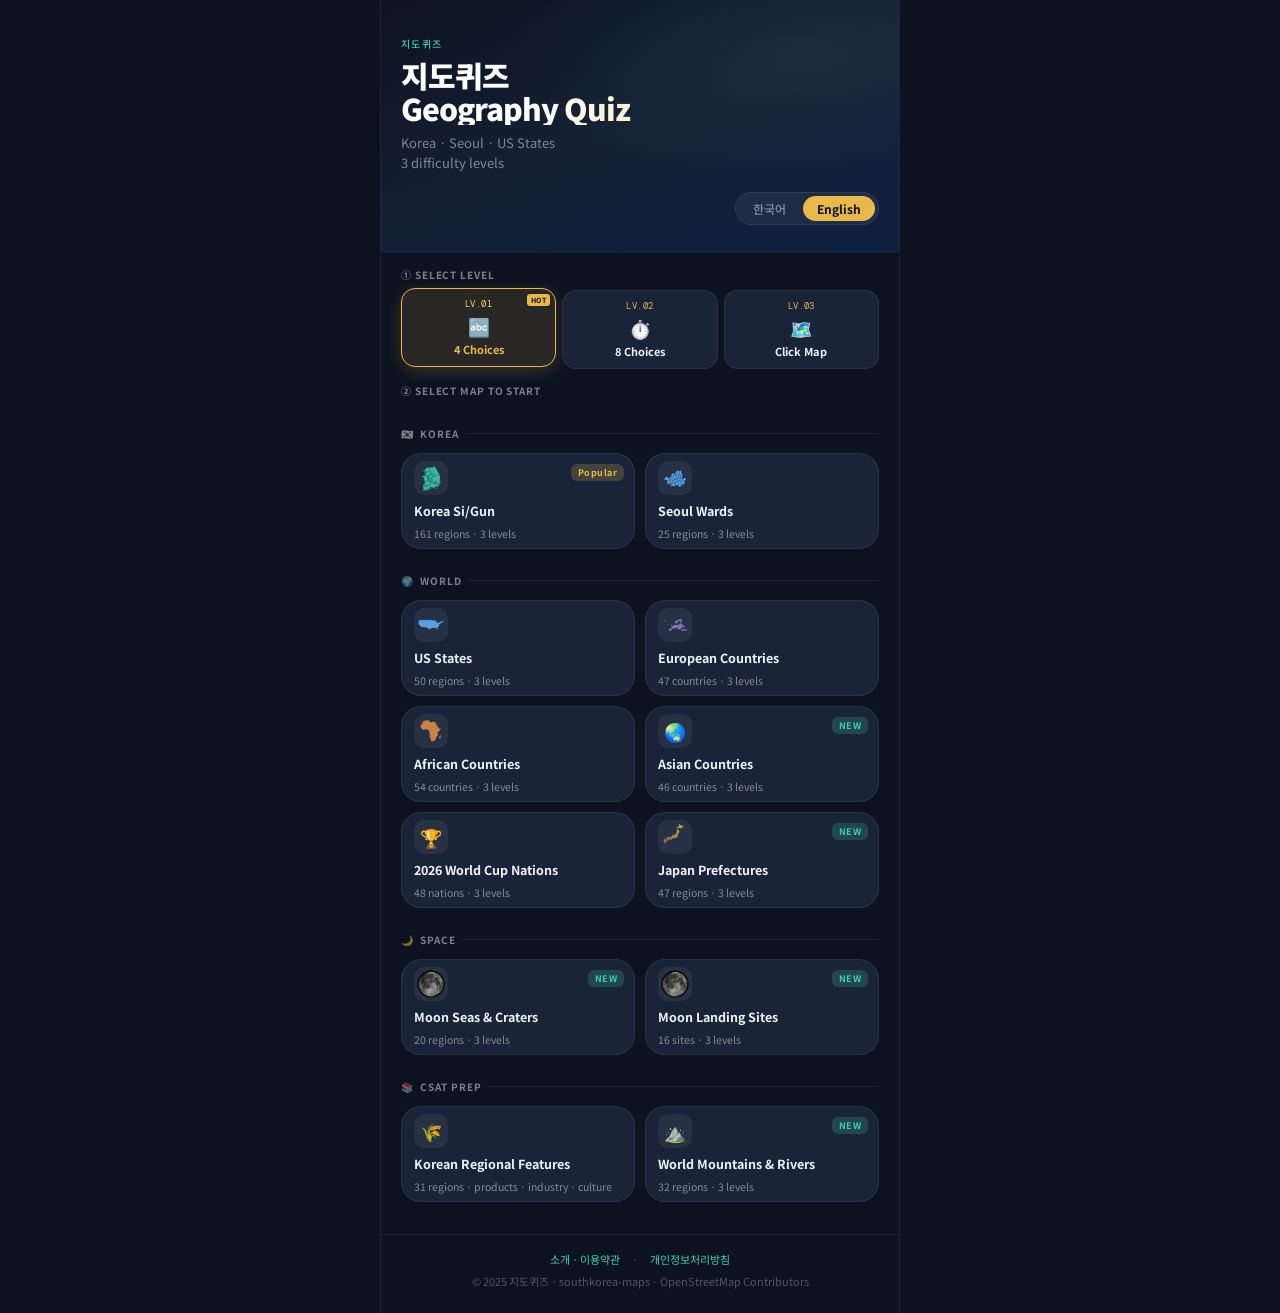
<file: index.html>
<!DOCTYPE html>
<html lang="ko">
<head>
<meta charset="UTF-8">
<!-- Google tag (gtag.js) -->
<script async src="https://www.googletagmanager.com/gtag/js?id=G-GHNJJFEVBD"></script>
<script>
  window.dataLayer = window.dataLayer || [];
  function gtag(){dataLayer.push(arguments);}
  gtag('js', new Date());
  gtag('config', 'G-GHNJJFEVBD');
</script>
<meta name="google-adsense-account" content="ca-pub-9931225061186683">
<meta name="viewport" content="width=device-width,initial-scale=1.0">
<title>지도퀴즈 | 전국 시군·세계 각국·일본·달·산맥과 강</title>
<meta name="description" content="지도 클릭으로 배우는 무료 지리 퀴즈 게임. 수능 한국지리·세계지리 대비, 전국 161개 시군구·서울·미국·유럽·아프리카·아시아·일본·2026 월드컵·달·세계 산맥과 강까지 12종의 지도를 3가지 레벨로 도전하세요.">
<meta name="keywords" content="지리 퀴즈, 지도 퀴즈, 수능 지리, 한국지리 퀴즈, 세계지리 퀴즈, 시군구 퀴즈, 시군구 위치, 서울 구 퀴즈, 미국 주 퀴즈, 유럽 나라 퀴즈, 아프리카 퀴즈, 아시아 나라 퀴즈, 일본 도도부현 퀴즈, 월드컵 출전국 퀴즈, 달 지도 퀴즈, 세계 산맥과 강 퀴즈, 지도 게임, 지리 공부, 무료 지리 게임, geography quiz, Korea map quiz, 지도퀴즈">
<meta name="robots" content="index,follow">
<meta name="author" content="지도퀴즈">
<meta name="theme-color" content="#E8B84B">
<!-- Canonical & hreflang -->
<link rel="canonical" href="https://mapquiz.co.kr/">
<link rel="alternate" hreflang="ko" href="https://mapquiz.co.kr/">
<link rel="alternate" hreflang="en" href="https://mapquiz.co.kr/?lang=en">
<link rel="alternate" hreflang="x-default" href="https://mapquiz.co.kr/">
<!-- Open Graph -->
<meta property="og:type" content="website">
<meta property="og:site_name" content="지도퀴즈">
<meta property="og:title" content="지도퀴즈">
<meta property="og:description" content="수능 지리 대비 무료 지도 퀴즈! 시군구·서울·미국·유럽·아프리카·아시아·일본·월드컵·달·산맥과 강까지 12종, 3가지 레벨. 지도를 클릭하며 재미있게 공부하세요.">
<meta property="og:url" content="https://mapquiz.co.kr/">
<meta property="og:image" content="https://mapquiz.co.kr/img/og.svg">
<meta property="og:image:width" content="1200">
<meta property="og:image:height" content="630">
<meta property="og:locale" content="ko_KR">
<meta property="og:locale:alternate" content="en_US">
<!-- Twitter Card -->
<meta name="twitter:card" content="summary_large_image">
<meta name="twitter:title" content="지도퀴즈">
<meta name="twitter:description" content="수능 지리 대비 무료 지도 퀴즈! 시군구·세계 각국·일본·달·산맥과 강. 지도 클릭으로 재미있게 공부 🗺️">
<meta name="twitter:image" content="https://mapquiz.co.kr/img/og.svg">
<!-- PWA -->
<link rel="manifest" href="/manifest.json">
<link rel="icon" href="/favicon.svg" type="image/svg+xml">
<link rel="apple-touch-icon" href="/img/apple-touch-icon.png">
<!-- Structured Data -->
<script type="application/ld+json">
{
  "@context": "https://schema.org",
  "@type": "WebApplication",
  "name": "지도퀴즈",
  "alternateName": "MapQuiz",
  "description": "지도를 보며 재미있게 배우는 무료 지리 퀴즈. 전국 161개 시군, 서울, 미국, 유럽, 아프리카, 아시아, 일본, 2026 월드컵, 달, 세계 산맥과 강까지 12종을 3가지 레벨로 도전하세요.",
  "url": "https://mapquiz.co.kr",
  "applicationCategory": "EducationalApplication",
  "genre": "Geography Quiz",
  "operatingSystem": "All",
  "browserRequirements": "Requires JavaScript",
  "inLanguage": ["ko", "en"],
  "isAccessibleForFree": true,
  "offers": {
    "@type": "Offer",
    "price": "0",
    "priceCurrency": "KRW"
  },
  "author": {
    "@type": "Organization",
    "name": "지도퀴즈",
    "url": "https://mapquiz.co.kr"
  },
  "featureList": [
    "전국 161개 시군 지리 퀴즈",
    "서울 25개 자치구 퀴즈",
    "미국 50개 주 퀴즈",
    "유럽 47개국 퀴즈",
    "아프리카 54개국 퀴즈",
    "아시아 46개국 퀴즈",
    "일본 47개 도도부현 퀴즈",
    "2026 FIFA 월드컵 48개국 퀴즈",
    "달의 바다·분화구, 달 탐사 착륙지 퀴즈",
    "세계 산맥·강 퀴즈",
    "한국 지역 특성(수능 대비) 퀴즈",
    "3가지 난이도",
    "한국어·영어 지원"
  ]
}
</script>
<script type="application/ld+json">
{
  "@context": "https://schema.org",
  "@type": "FAQPage",
  "mainEntity": [
    {
      "@type": "Question",
      "name": "지도퀴즈 지리 퀴즈는 무료인가요?",
      "acceptedAnswer": {"@type":"Answer","text":"네, 완전 무료입니다. 회원가입 없이 바로 플레이할 수 있습니다."}
    },
    {
      "@type": "Question",
      "name": "수능 지리 공부에 도움이 되나요?",
      "acceptedAnswer": {"@type":"Answer","text":"네, 전국 시군구 위치, 한국 지역 특성(특산물·산업·문화), 세계 각국의 위치 등 수능 한국지리·세계지리 출제 범위를 퀴즈로 학습할 수 있습니다."}
    },
    {
      "@type": "Question",
      "name": "어떤 지도 퀴즈가 있나요?",
      "acceptedAnswer": {"@type":"Answer","text":"전국 161개 시군구, 서울 25개 자치구, 미국 50개 주, 유럽 47개국, 아프리카 54개국, 아시아 46개국, 일본 47개 도도부현, 2026 FIFA 월드컵 48개국, 달의 바다·분화구, 달 탐사 착륙지, 세계 산맥·강, 한국 지역 특성까지 총 12종의 퀴즈가 있습니다."}
    },
    {
      "@type": "Question",
      "name": "난이도는 어떻게 되나요?",
      "acceptedAnswer": {"@type":"Answer","text":"3가지 레벨이 있습니다. LV1은 보기 4개 선택, LV2는 보기 8개+15초 제한, LV3는 지도를 직접 클릭하는 방식입니다."}
    }
  ]
}
</script>
<link rel="preconnect" href="https://fonts.googleapis.com">
<link rel="preconnect" href="https://fonts.gstatic.com" crossorigin>
<link rel="stylesheet" href="/css/style.css">
<script async src="https://pagead2.googlesyndication.com/pagead/js/adsbygoogle.js?client=ca-pub-9931225061186683" crossorigin="anonymous"></script>
</head>
<body>
<div class="page">

<!-- 히어로 -->
<div class="home-hero">
  <div class="home-hero__eyebrow">지도퀴즈</div>
  <h1 class="home-hero__title" id="ht">지도로 배우는<br>지리 퀴즈</h1>
  <p class="home-hero__sub" id="hs">전국 시군 · 서울 구 · 미국 주<br>3가지 레벨로 도전하세요</p>
  <div class="lang-row">
    <span style="font-size:12px;color:var(--hint);" id="total-plays"></span>
    <div class="lang-toggle">
      <button id="btn-ko" class="active" onclick="setLang('ko')">한국어</button>
      <button id="btn-en" onclick="setLang('en')">English</button>
    </div>
  </div>
</div>

<!-- ① 레벨 선택 (클릭만, 이동 없음) -->
<div class="level-section-label" id="lv-guide">① 레벨 선택</div>
<div class="level-row">
  <div class="level-card hot selected" id="lc1" onclick="selectLevel(1)">
    <div class="level-card__num">LV.01</div>
    <span class="level-card__icon">🔤</span>
    <div class="level-card__name" id="lv1n">보기 4개</div>
  </div>
  <div class="level-card" id="lc2" onclick="selectLevel(2)">
    <div class="level-card__num">LV.02</div>
    <span class="level-card__icon">⏱️</span>
    <div class="level-card__name" id="lv2n">보기 8개</div>
  </div>
  <div class="level-card" id="lc3" onclick="selectLevel(3)">
    <div class="level-card__num">LV.03</div>
    <span class="level-card__icon">🗺️</span>
    <div class="level-card__name" id="lv3n">지도 클릭</div>
  </div>
</div>

<!-- ② 지도 선택 → 바로 시작 -->
<div class="level-section-label" id="map-guide">② 지도 선택 후 시작</div>

<!-- 한국 -->
<div class="home-section">
  <div class="home-section-label">🇰🇷 <span id="sec-ko">한국</span></div>
  <div class="map-grid">
    <div class="map-card" onclick="goQuiz('korea-sigungoo')">
      <div class="map-card__icon" style="padding:3px;">
        <img src="/img/icon-korea.svg" alt="한국 지도" style="width:100%;height:100%;object-fit:contain;">
      </div>
      <div class="map-card__name" id="mn-ks">전국 시군</div>
      <div class="map-card__meta" id="mc-ks">161개 지역 · 3레벨</div>
      <span class="map-card__badge badge-gold" id="mb-ks">인기</span>
    </div>
    <div class="map-card" onclick="goQuiz('korea-seoul')">
      <div class="map-card__icon" style="padding:3px;">
        <img src="/img/icon-seoul.svg" alt="서울 지도" style="width:100%;height:100%;object-fit:contain;">
      </div>
      <div class="map-card__name" id="mn-se">서울 구</div>
      <div class="map-card__meta" id="mc-se">25개 지역 · 3레벨</div>
    </div>
  </div>
</div>

<!-- 세계 -->
<div class="home-section">
  <div class="home-section-label">🌍 <span id="sec-wl">세계</span></div>
  <div class="map-grid">
    <div class="map-card" onclick="goQuiz('us-states')">
      <div class="map-card__icon" style="padding:3px;">
        <img src="/img/icon-us.svg" alt="미국 지도" style="width:100%;height:100%;object-fit:contain;">
      </div>
      <div class="map-card__name" id="mn-us">미국 주</div>
      <div class="map-card__meta" id="mc-us">50개 지역 · 3레벨</div>
    </div>
    <div class="map-card" onclick="goQuiz('europe')">
      <div class="map-card__icon" style="padding:3px;">
        <img src="/img/icon-europe.svg" alt="유럽 지도" style="width:100%;height:100%;object-fit:contain;">
      </div>
      <div class="map-card__name" id="mn-eu">유럽 나라</div>
      <div class="map-card__meta" id="mc-eu">47개 지역 · 3레벨</div>
    </div>
    <div class="map-card" onclick="goQuiz('africa')">
      <div class="map-card__icon" style="padding:3px;">
        <img src="/img/icon-africa.svg" alt="아프리카 지도" style="width:100%;height:100%;object-fit:contain;">
      </div>
      <div class="map-card__name" id="mn-af">아프리카 나라</div>
      <div class="map-card__meta" id="mc-af">54개 지역 · 3레벨</div>
    </div>
    <div class="map-card" onclick="goQuiz('asia')">
      <div class="map-card__icon">🌏</div>
      <div class="map-card__name" id="mn-as">아시아 나라</div>
      <div class="map-card__meta" id="mc-as">46개 지역 · 3레벨</div>
      <span class="map-card__badge badge-new" id="mb-as">NEW</span>
    </div>
    <div class="map-card" onclick="goQuiz('worldcup2026')">
      <div class="map-card__icon">🏆</div>
      <div class="map-card__name" id="mn-wc">2026 월드컵 출전국</div>
      <div class="map-card__meta" id="mc-wc">48개국 · 3레벨</div>
    </div>
    <div class="map-card" onclick="goQuiz('japan')">
      <div class="map-card__icon" style="padding:3px;">
        <img src="/img/icon-japan.svg" alt="일본 지도" style="width:100%;height:100%;object-fit:contain;">
      </div>
      <div class="map-card__name" id="mn-jp">일본 도도부현</div>
      <div class="map-card__meta" id="mc-jp">47개 지역 · 3레벨</div>
      <span class="map-card__badge badge-new" id="mb-jp">NEW</span>
    </div>
  </div>
</div>

<!-- 우주 -->
<div class="home-section">
  <div class="home-section-label">🌙 <span id="sec-sp">우주</span></div>
  <div class="map-grid">
    <div class="map-card" onclick="goQuiz('moon')">
      <div class="map-card__icon" style="padding:3px;">
        <img src="/img/icon-moon.svg" alt="달 지도" style="width:100%;height:100%;object-fit:contain;">
      </div>
      <div class="map-card__name" id="mn-mo">달의 바다·분화구</div>
      <div class="map-card__meta" id="mc-mo">20개 지역 · 3레벨</div>
      <span class="map-card__badge badge-new" id="mb-mo">NEW</span>
    </div>
    <div class="map-card" onclick="goQuiz('moon-landing')">
      <div class="map-card__icon" style="padding:3px;">
        <img src="/img/icon-moon.svg" alt="달 착륙지" style="width:100%;height:100%;object-fit:contain;">
      </div>
      <div class="map-card__name" id="mn-ml">달 탐사 착륙지</div>
      <div class="map-card__meta" id="mc-ml">16개 지역 · 3레벨</div>
      <span class="map-card__badge badge-new" id="mb-ml">NEW</span>
    </div>
  </div>
</div>

<!-- 수능 -->
<div class="home-section" style="padding-bottom:32px;">
  <div class="home-section-label">📚 <span id="sec-su">수능</span></div>
  <div class="map-grid">
    <div class="map-card" onclick="goQuiz('korea-specialty')">
      <div class="map-card__icon">🌾</div>
      <div class="map-card__name" id="mn-sp">한국 지역 특성</div>
      <div class="map-card__meta" id="mc-sp">31개 지역 · 특산물·산업·문화</div>
    </div>
    <div class="map-card" onclick="goQuiz('world-mountains-rivers')">
      <div class="map-card__icon">⛰️</div>
      <div class="map-card__name" id="mn-mr">세계 산맥·강</div>
      <div class="map-card__meta" id="mc-mr">32개 지역 · 3레벨</div>
      <span class="map-card__badge badge-new" id="mb-mr">NEW</span>
    </div>
  </div>
</div>

<footer style="text-align:center;padding:16px 16px 24px;font-size:11px;color:var(--hint);border-top:1px solid var(--border);display:flex;flex-direction:column;gap:6px;align-items:center;">
  <div style="display:flex;gap:12px;">
    <a href="/about" style="color:var(--teal);">소개 · 이용약관</a>
    <span>·</span>
    <a href="/privacy" style="color:var(--teal);">개인정보처리방침</a>
  </div>
  <div>© 2025 지도퀴즈 · southkorea-maps · OpenStreetMap Contributors</div>
</footer>

</div><!-- .page -->

<script src="/js/i18n.js"></script>
<script>
// Service Worker 등록
if('serviceWorker' in navigator){
  window.addEventListener('load',()=>navigator.serviceWorker.register('/sw.js').catch(()=>{}));
}

function setLang(l){localStorage.setItem('qlang',l);location.reload();}

/* ── 레벨 선택 ── */
let _lv = parseInt(localStorage.getItem('home_lv') || '1');

function selectLevel(lv){
  _lv = lv;
  localStorage.setItem('home_lv', lv);
  [1,2,3].forEach(n => document.getElementById('lc'+n).classList.toggle('selected', n===lv));
}

function goQuiz(mapId){
  location.href = `/quiz?map=${mapId}&level=${_lv}`;
}

/* ── 초기화 ── */
(async()=>{
  // 선택된 레벨 복원
  selectLevel(_lv);

  const lang=localStorage.getItem('qlang')||(navigator.language?.startsWith('ko')?'ko':'en');
  const isKo=lang==='ko';
  document.getElementById('btn-ko').classList.toggle('active',isKo);
  document.getElementById('btn-en').classList.toggle('active',!isKo);
  document.documentElement.lang=lang;

  // 누적 플레이 수 (로컬 카운트)
  const plays=parseInt(localStorage.getItem('total_plays')||'0');
  const plEl=document.getElementById('total-plays');
  if(plays>0&&plEl) plEl.textContent=isKo?`누적 ${plays.toLocaleString()}회 플레이`:`${plays.toLocaleString()} plays`;

  if(!isKo){
    document.getElementById('ht').innerHTML='지도퀴즈<br>Geography Quiz';
    document.getElementById('hs').innerHTML='Korea · Seoul · US States<br>3 difficulty levels';
    document.getElementById('lv-guide').textContent='① Select Level';
    document.getElementById('map-guide').textContent='② Select Map to Start';
    document.getElementById('lv1n').textContent='4 Choices';
    document.getElementById('lv2n').textContent='8 Choices';
    document.getElementById('lv3n').textContent='Click Map';
    document.getElementById('sec-ko').textContent='Korea';
    document.getElementById('sec-wl').textContent='World';
    document.getElementById('sec-su').textContent='CSAT Prep';
    document.getElementById('mn-ks').textContent='Korea Si/Gun';
    document.getElementById('mc-ks').textContent='161 regions · 3 levels';
    document.getElementById('mb-ks').textContent='Popular';
    document.getElementById('mn-se').textContent='Seoul Wards';
    document.getElementById('mc-se').textContent='25 regions · 3 levels';
    document.getElementById('mn-sp').textContent='Korean Regional Features';
    document.getElementById('mc-sp').textContent='31 regions · products · industry · culture';
    document.getElementById('mn-mr').textContent='World Mountains & Rivers';
    document.getElementById('mc-mr').textContent='32 regions · 3 levels';
    document.getElementById('mn-us').textContent='US States';
    document.getElementById('mc-us').textContent='50 regions · 3 levels';
    document.getElementById('mn-eu').textContent='European Countries';
    document.getElementById('mc-eu').textContent='47 countries · 3 levels';
    document.getElementById('mn-af').textContent='African Countries';
    document.getElementById('mc-af').textContent='54 countries · 3 levels';
    document.getElementById('mn-as').textContent='Asian Countries';
    document.getElementById('mc-as').textContent='46 countries · 3 levels';
    document.getElementById('mn-wc').textContent='2026 World Cup Nations';
    document.getElementById('mc-wc').textContent='48 nations · 3 levels';
    document.getElementById('mn-jp').textContent='Japan Prefectures';
    document.getElementById('mc-jp').textContent='47 regions · 3 levels';
    document.getElementById('sec-sp').textContent='Space';
    document.getElementById('mn-mo').textContent='Moon Seas & Craters';
    document.getElementById('mc-mo').textContent='20 regions · 3 levels';
    document.getElementById('mn-ml').textContent='Moon Landing Sites';
    document.getElementById('mc-ml').textContent='16 sites · 3 levels';
    document.querySelectorAll('.badge-soon').forEach(e=>e.textContent='Soon');
  }
})();
</script>
</body>
</html>
</file>
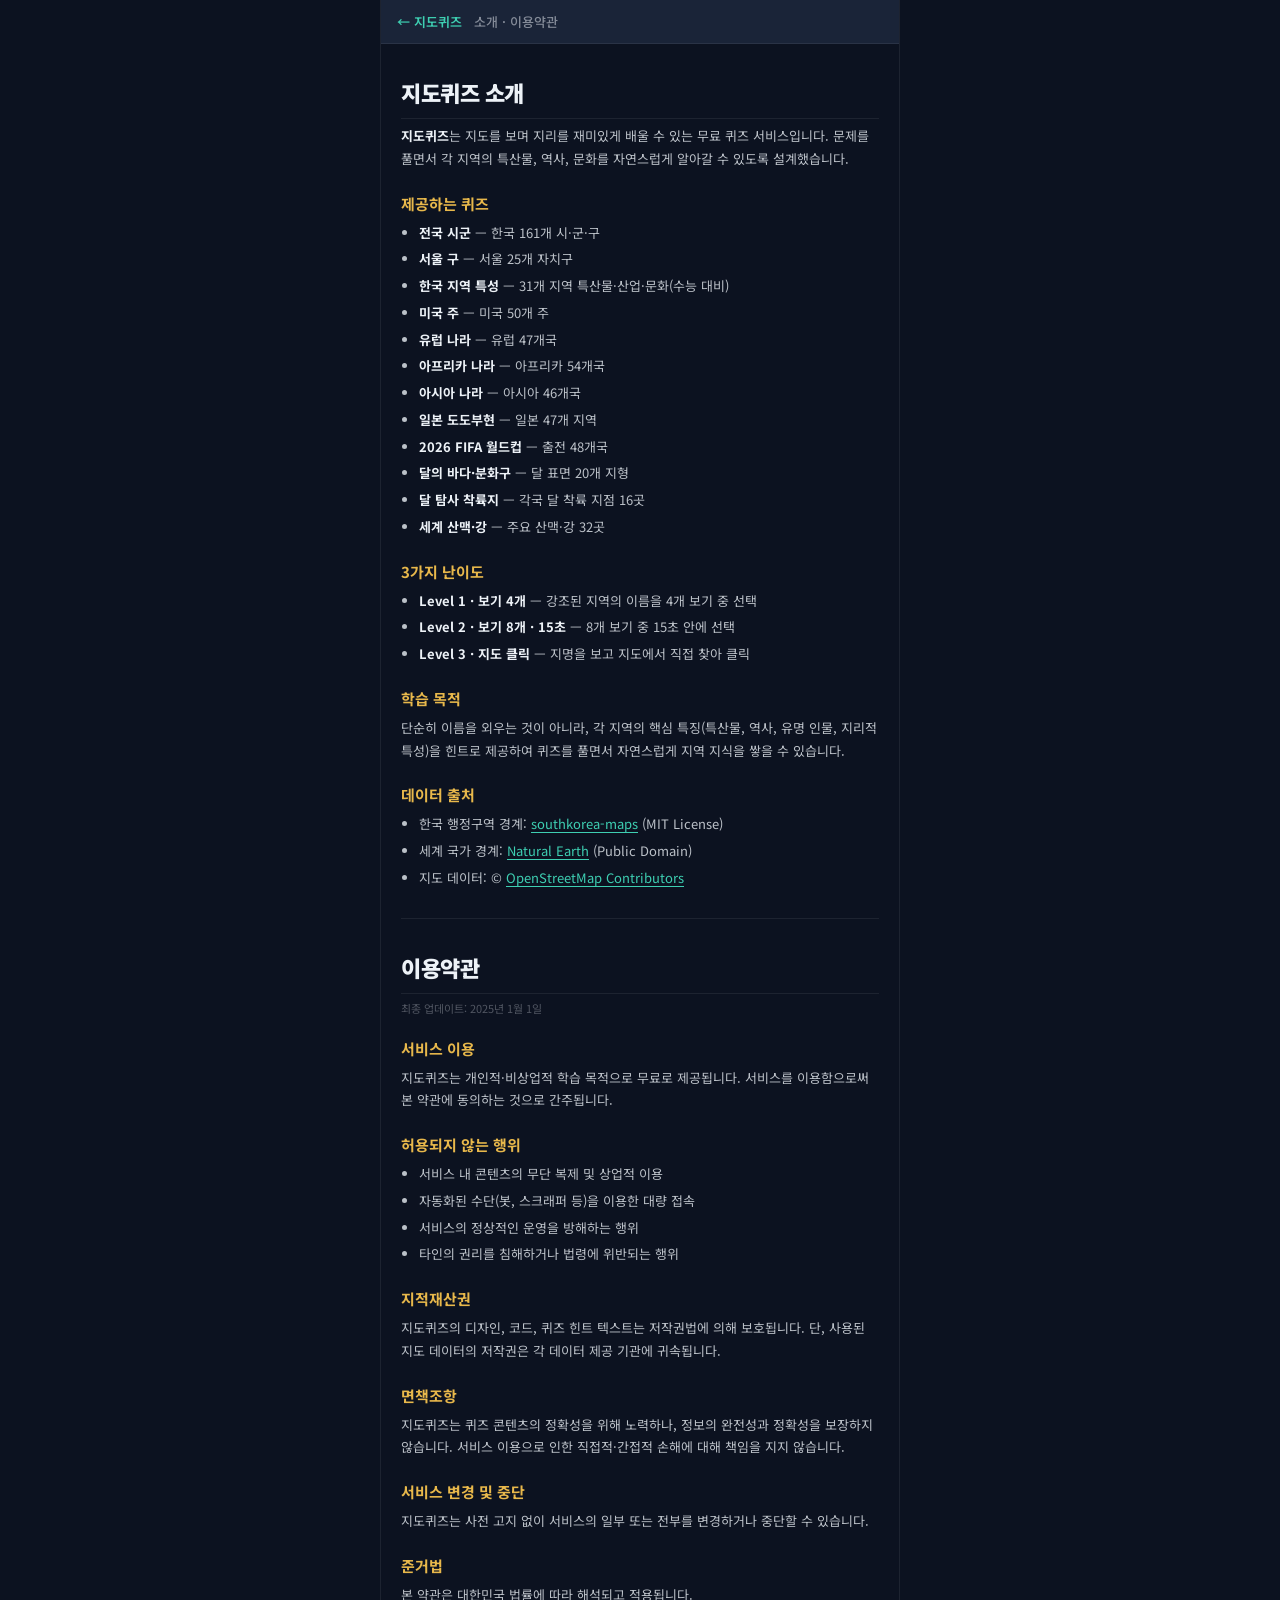
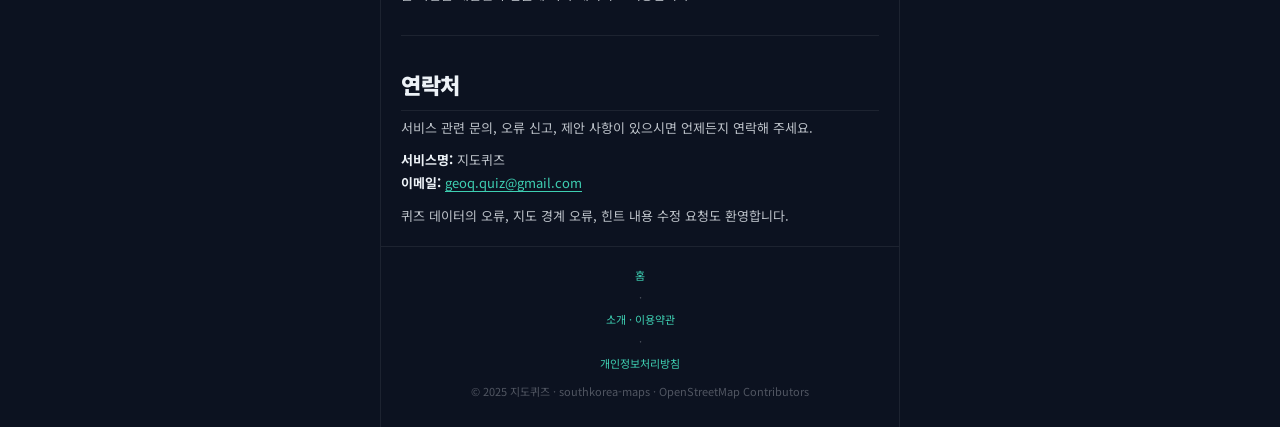
<file: about.html>
<!DOCTYPE html>
<html lang="ko">
<head>
<meta charset="UTF-8">
<!-- Google tag (gtag.js) -->
<script async src="https://www.googletagmanager.com/gtag/js?id=G-GHNJJFEVBD"></script>
<script>
  window.dataLayer = window.dataLayer || [];
  function gtag(){dataLayer.push(arguments);}
  gtag("js", new Date());
  gtag("config", "G-GHNJJFEVBD");
</script>
<meta name="google-adsense-account" content="ca-pub-9931225061186683">
<meta name="viewport" content="width=device-width,initial-scale=1.0">
<title>소개 — 지도퀴즈</title>
<meta name="description" content="지도퀴즈는 지도를 보며 지리를 배우는 무료 퀴즈 서비스입니다. 전국 시군·서울·미국·유럽·아프리카·아시아·일본·월드컵·달·산맥과 강까지 12종을 3가지 레벨로 학습하세요.">
<meta name="robots" content="index,follow">
<meta name="theme-color" content="#E8B84B">
<meta property="og:type" content="website">
<meta property="og:site_name" content="지도퀴즈">
<meta property="og:title" content="소개 · 이용약관 — 지도퀴즈">
<meta property="og:description" content="지도퀴즈는 지도를 보며 지리를 배우는 무료 퀴즈 서비스입니다. 시군구·세계 각국·일본·달·산맥과 강 지리 퀴즈.">
<meta property="og:url" content="https://mapquiz.co.kr/about">
<meta property="og:image" content="https://mapquiz.co.kr/img/og.svg">
<link rel="canonical" href="https://mapquiz.co.kr/about">
<link rel="manifest" href="/manifest.json">
<link rel="icon" href="/favicon.svg" type="image/svg+xml">
<link rel="apple-touch-icon" href="/img/apple-touch-icon.png">
<link rel="preconnect" href="https://fonts.googleapis.com">
<link rel="preconnect" href="https://fonts.gstatic.com" crossorigin>
<link rel="stylesheet" href="/css/style.css">
<script async src="https://pagead2.googlesyndication.com/pagead/js/adsbygoogle.js?client=ca-pub-9931225061186683" crossorigin="anonymous"></script>
</head>
<body>
<div class="page">

<nav class="content-nav">
  <a href="/" class="content-nav__back">← 지도퀴즈</a>
  <span class="content-nav__title">소개 · 이용약관</span>
</nav>

<div class="content-wrap">

<h1 class="content-h1">지도퀴즈 소개</h1>

<p class="content-p"><strong>지도퀴즈</strong>는 지도를 보며 지리를 재미있게 배울 수 있는 무료 퀴즈 서비스입니다. 문제를 풀면서 각 지역의 특산물, 역사, 문화를 자연스럽게 알아갈 수 있도록 설계했습니다.</p>

<h2 class="content-h2">제공하는 퀴즈</h2>
<ul class="content-list">
  <li><strong>전국 시군</strong> — 한국 161개 시·군·구</li>
  <li><strong>서울 구</strong> — 서울 25개 자치구</li>
  <li><strong>한국 지역 특성</strong> — 31개 지역 특산물·산업·문화(수능 대비)</li>
  <li><strong>미국 주</strong> — 미국 50개 주</li>
  <li><strong>유럽 나라</strong> — 유럽 47개국</li>
  <li><strong>아프리카 나라</strong> — 아프리카 54개국</li>
  <li><strong>아시아 나라</strong> — 아시아 46개국</li>
  <li><strong>일본 도도부현</strong> — 일본 47개 지역</li>
  <li><strong>2026 FIFA 월드컵</strong> — 출전 48개국</li>
  <li><strong>달의 바다·분화구</strong> — 달 표면 20개 지형</li>
  <li><strong>달 탐사 착륙지</strong> — 각국 달 착륙 지점 16곳</li>
  <li><strong>세계 산맥·강</strong> — 주요 산맥·강 32곳</li>
</ul>

<h2 class="content-h2">3가지 난이도</h2>
<ul class="content-list">
  <li><strong>Level 1 · 보기 4개</strong> — 강조된 지역의 이름을 4개 보기 중 선택</li>
  <li><strong>Level 2 · 보기 8개 · 15초</strong> — 8개 보기 중 15초 안에 선택</li>
  <li><strong>Level 3 · 지도 클릭</strong> — 지명을 보고 지도에서 직접 찾아 클릭</li>
</ul>

<h2 class="content-h2">학습 목적</h2>
<p class="content-p">단순히 이름을 외우는 것이 아니라, 각 지역의 핵심 특징(특산물, 역사, 유명 인물, 지리적 특성)을 힌트로 제공하여 퀴즈를 풀면서 자연스럽게 지역 지식을 쌓을 수 있습니다.</p>

<h2 class="content-h2">데이터 출처</h2>
<ul class="content-list">
  <li>한국 행정구역 경계: <a href="https://github.com/southkorea/southkorea-maps" target="_blank" rel="noopener" class="content-link">southkorea-maps</a> (MIT License)</li>
  <li>세계 국가 경계: <a href="https://www.naturalearthdata.com/" target="_blank" rel="noopener" class="content-link">Natural Earth</a> (Public Domain)</li>
  <li>지도 데이터: © <a href="https://www.openstreetmap.org/copyright" target="_blank" rel="noopener" class="content-link">OpenStreetMap Contributors</a></li>
</ul>

<div class="content-divider"></div>

<h1 class="content-h1">이용약관</h1>
<p class="content-meta">최종 업데이트: 2025년 1월 1일</p>

<h2 class="content-h2">서비스 이용</h2>
<p class="content-p">지도퀴즈는 개인적·비상업적 학습 목적으로 무료로 제공됩니다. 서비스를 이용함으로써 본 약관에 동의하는 것으로 간주됩니다.</p>

<h2 class="content-h2">허용되지 않는 행위</h2>
<ul class="content-list">
  <li>서비스 내 콘텐츠의 무단 복제 및 상업적 이용</li>
  <li>자동화된 수단(봇, 스크래퍼 등)을 이용한 대량 접속</li>
  <li>서비스의 정상적인 운영을 방해하는 행위</li>
  <li>타인의 권리를 침해하거나 법령에 위반되는 행위</li>
</ul>

<h2 class="content-h2">지적재산권</h2>
<p class="content-p">지도퀴즈의 디자인, 코드, 퀴즈 힌트 텍스트는 저작권법에 의해 보호됩니다. 단, 사용된 지도 데이터의 저작권은 각 데이터 제공 기관에 귀속됩니다.</p>

<h2 class="content-h2">면책조항</h2>
<p class="content-p">지도퀴즈는 퀴즈 콘텐츠의 정확성을 위해 노력하나, 정보의 완전성과 정확성을 보장하지 않습니다. 서비스 이용으로 인한 직접적·간접적 손해에 대해 책임을 지지 않습니다.</p>

<h2 class="content-h2">서비스 변경 및 중단</h2>
<p class="content-p">지도퀴즈는 사전 고지 없이 서비스의 일부 또는 전부를 변경하거나 중단할 수 있습니다.</p>

<h2 class="content-h2">준거법</h2>
<p class="content-p">본 약관은 대한민국 법률에 따라 해석되고 적용됩니다.</p>

<div class="content-divider"></div>

<h1 class="content-h1">연락처</h1>

<p class="content-p">서비스 관련 문의, 오류 신고, 제안 사항이 있으시면 언제든지 연락해 주세요.</p>

<p class="content-p">
  <strong>서비스명:</strong> 지도퀴즈<br>
  <strong>이메일:</strong> <a href="mailto:geoq.quiz@gmail.com" class="content-link">geoq.quiz@gmail.com</a>
</p>

<p class="content-p">퀴즈 데이터의 오류, 지도 경계 오류, 힌트 내용 수정 요청도 환영합니다.</p>

</div><!-- .content-wrap -->

<footer class="content-footer">
  <a href="/">홈</a>
  <span>·</span>
  <a href="/about">소개 · 이용약관</a>
  <span>·</span>
  <a href="/privacy">개인정보처리방침</a>
  <div style="margin-top:6px;">© 2025 지도퀴즈 · southkorea-maps · OpenStreetMap Contributors</div>
</footer>

</div><!-- .page -->
</body>
</html>
</file>
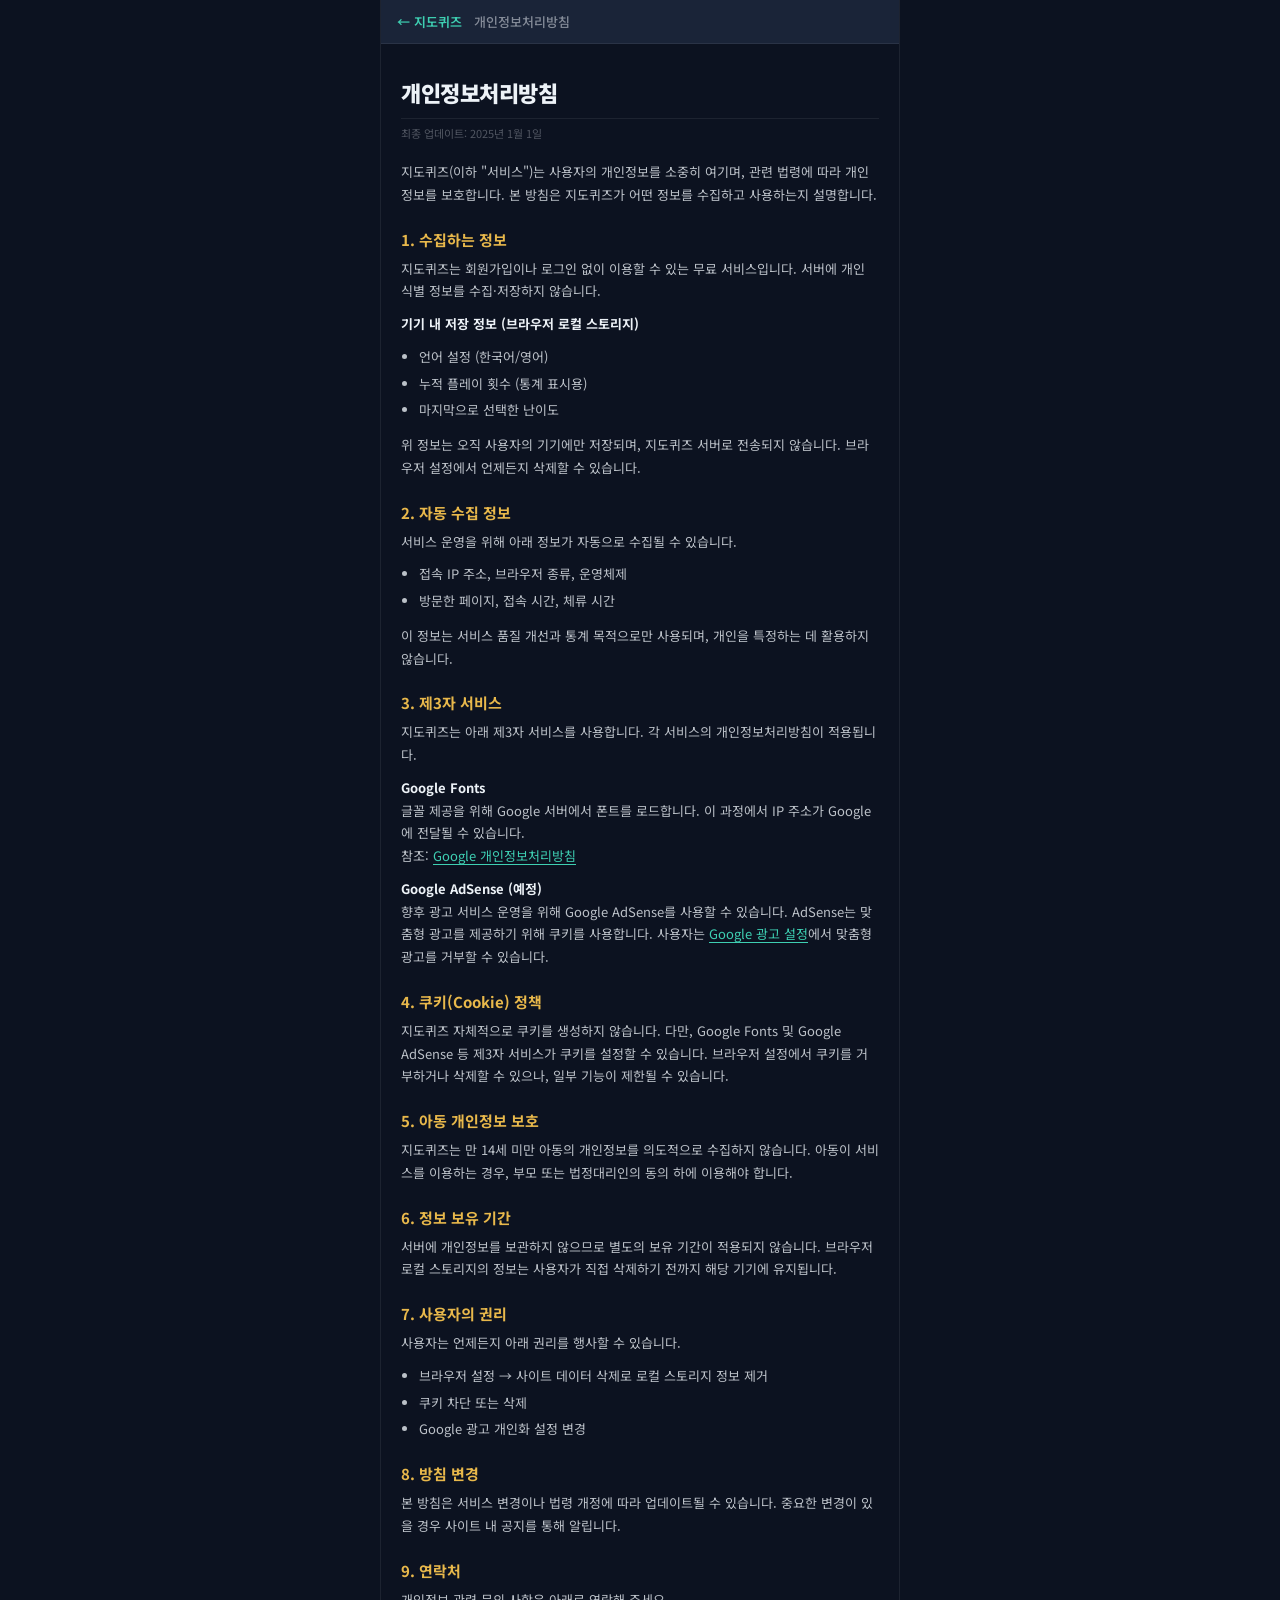
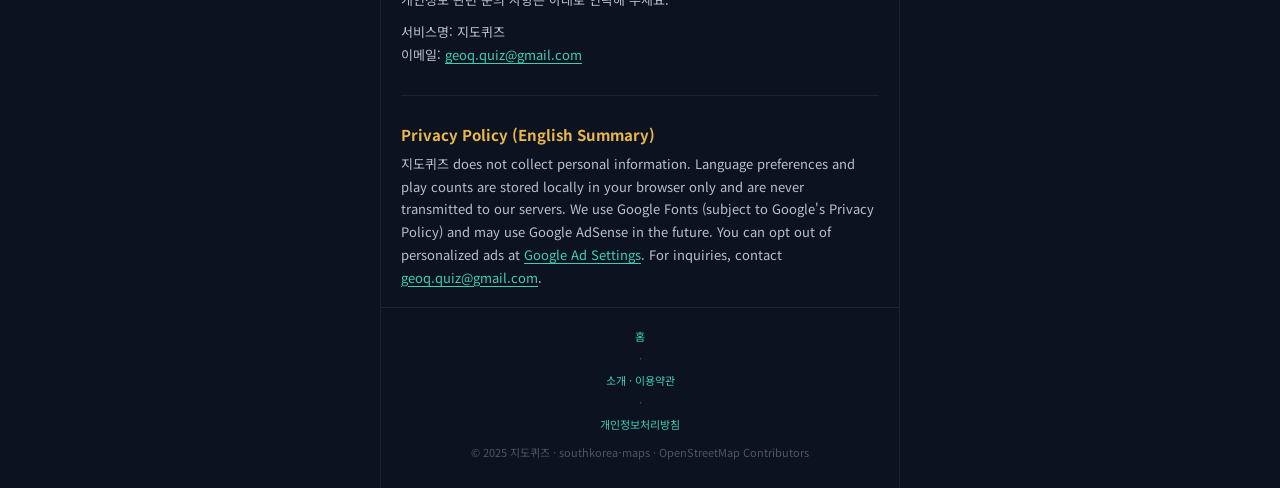
<file: privacy.html>
<!DOCTYPE html>
<html lang="ko">
<head>
<meta charset="UTF-8">
<!-- Google tag (gtag.js) -->
<script async src="https://www.googletagmanager.com/gtag/js?id=G-GHNJJFEVBD"></script>
<script>
  window.dataLayer = window.dataLayer || [];
  function gtag(){dataLayer.push(arguments);}
  gtag("js", new Date());
  gtag("config", "G-GHNJJFEVBD");
</script>
<meta name="google-adsense-account" content="ca-pub-9931225061186683">
<meta name="viewport" content="width=device-width,initial-scale=1.0">
<title>개인정보처리방침 — 지도퀴즈</title>
<meta name="description" content="지도퀴즈 지리 퀴즈 개인정보처리방침. 수집 정보, 쿠키, 광고 정책을 안내합니다.">
<meta name="robots" content="index,follow">
<meta name="theme-color" content="#E8B84B">
<meta property="og:type" content="website">
<meta property="og:site_name" content="지도퀴즈">
<meta property="og:title" content="개인정보처리방침 — 지도퀴즈">
<meta property="og:description" content="지도퀴즈 개인정보처리방침. 수집 정보, 쿠키, Google AdSense 광고 정책을 안내합니다.">
<meta property="og:url" content="https://mapquiz.co.kr/privacy">
<meta property="og:image" content="https://mapquiz.co.kr/img/og.svg">
<link rel="canonical" href="https://mapquiz.co.kr/privacy">
<link rel="manifest" href="/manifest.json">
<link rel="icon" href="/favicon.svg" type="image/svg+xml">
<link rel="apple-touch-icon" href="/img/apple-touch-icon.png">
<link rel="preconnect" href="https://fonts.googleapis.com">
<link rel="preconnect" href="https://fonts.gstatic.com" crossorigin>
<link rel="stylesheet" href="/css/style.css">
<script async src="https://pagead2.googlesyndication.com/pagead/js/adsbygoogle.js?client=ca-pub-9931225061186683" crossorigin="anonymous"></script>
</head>
<body>
<div class="page">

<nav class="content-nav">
  <a href="/" class="content-nav__back">← 지도퀴즈</a>
  <span class="content-nav__title">개인정보처리방침</span>
</nav>

<div class="content-wrap">

<h1 class="content-h1">개인정보처리방침</h1>
<p class="content-meta">최종 업데이트: 2025년 1월 1일</p>

<p class="content-p">지도퀴즈(이하 "서비스")는 사용자의 개인정보를 소중히 여기며, 관련 법령에 따라 개인정보를 보호합니다. 본 방침은 지도퀴즈가 어떤 정보를 수집하고 사용하는지 설명합니다.</p>

<h2 class="content-h2">1. 수집하는 정보</h2>
<p class="content-p">지도퀴즈는 회원가입이나 로그인 없이 이용할 수 있는 무료 서비스입니다. 서버에 개인 식별 정보를 수집·저장하지 않습니다.</p>
<p class="content-p"><strong>기기 내 저장 정보 (브라우저 로컬 스토리지)</strong></p>
<ul class="content-list">
  <li>언어 설정 (한국어/영어)</li>
  <li>누적 플레이 횟수 (통계 표시용)</li>
  <li>마지막으로 선택한 난이도</li>
</ul>
<p class="content-p">위 정보는 오직 사용자의 기기에만 저장되며, 지도퀴즈 서버로 전송되지 않습니다. 브라우저 설정에서 언제든지 삭제할 수 있습니다.</p>

<h2 class="content-h2">2. 자동 수집 정보</h2>
<p class="content-p">서비스 운영을 위해 아래 정보가 자동으로 수집될 수 있습니다.</p>
<ul class="content-list">
  <li>접속 IP 주소, 브라우저 종류, 운영체제</li>
  <li>방문한 페이지, 접속 시간, 체류 시간</li>
</ul>
<p class="content-p">이 정보는 서비스 품질 개선과 통계 목적으로만 사용되며, 개인을 특정하는 데 활용하지 않습니다.</p>

<h2 class="content-h2">3. 제3자 서비스</h2>
<p class="content-p">지도퀴즈는 아래 제3자 서비스를 사용합니다. 각 서비스의 개인정보처리방침이 적용됩니다.</p>

<p class="content-p"><strong>Google Fonts</strong><br>
글꼴 제공을 위해 Google 서버에서 폰트를 로드합니다. 이 과정에서 IP 주소가 Google에 전달될 수 있습니다.<br>
참조: <a href="https://policies.google.com/privacy" target="_blank" rel="noopener" class="content-link">Google 개인정보처리방침</a></p>

<p class="content-p"><strong>Google AdSense (예정)</strong><br>
향후 광고 서비스 운영을 위해 Google AdSense를 사용할 수 있습니다. AdSense는 맞춤형 광고를 제공하기 위해 쿠키를 사용합니다. 사용자는 <a href="https://adssettings.google.com" target="_blank" rel="noopener" class="content-link">Google 광고 설정</a>에서 맞춤형 광고를 거부할 수 있습니다.</p>

<h2 class="content-h2">4. 쿠키(Cookie) 정책</h2>
<p class="content-p">지도퀴즈 자체적으로 쿠키를 생성하지 않습니다. 다만, Google Fonts 및 Google AdSense 등 제3자 서비스가 쿠키를 설정할 수 있습니다. 브라우저 설정에서 쿠키를 거부하거나 삭제할 수 있으나, 일부 기능이 제한될 수 있습니다.</p>

<h2 class="content-h2">5. 아동 개인정보 보호</h2>
<p class="content-p">지도퀴즈는 만 14세 미만 아동의 개인정보를 의도적으로 수집하지 않습니다. 아동이 서비스를 이용하는 경우, 부모 또는 법정대리인의 동의 하에 이용해야 합니다.</p>

<h2 class="content-h2">6. 정보 보유 기간</h2>
<p class="content-p">서버에 개인정보를 보관하지 않으므로 별도의 보유 기간이 적용되지 않습니다. 브라우저 로컬 스토리지의 정보는 사용자가 직접 삭제하기 전까지 해당 기기에 유지됩니다.</p>

<h2 class="content-h2">7. 사용자의 권리</h2>
<p class="content-p">사용자는 언제든지 아래 권리를 행사할 수 있습니다.</p>
<ul class="content-list">
  <li>브라우저 설정 → 사이트 데이터 삭제로 로컬 스토리지 정보 제거</li>
  <li>쿠키 차단 또는 삭제</li>
  <li>Google 광고 개인화 설정 변경</li>
</ul>

<h2 class="content-h2">8. 방침 변경</h2>
<p class="content-p">본 방침은 서비스 변경이나 법령 개정에 따라 업데이트될 수 있습니다. 중요한 변경이 있을 경우 사이트 내 공지를 통해 알립니다.</p>

<h2 class="content-h2">9. 연락처</h2>
<p class="content-p">개인정보 관련 문의 사항은 아래로 연락해 주세요.</p>
<p class="content-p">
  서비스명: 지도퀴즈<br>
  이메일: <a href="mailto:geoq.quiz@gmail.com" class="content-link">geoq.quiz@gmail.com</a>
</p>

<div class="content-divider"></div>

<h2 class="content-h2">Privacy Policy (English Summary)</h2>
<p class="content-p">지도퀴즈 does not collect personal information. Language preferences and play counts are stored locally in your browser only and are never transmitted to our servers. We use Google Fonts (subject to Google's Privacy Policy) and may use Google AdSense in the future. You can opt out of personalized ads at <a href="https://adssettings.google.com" target="_blank" rel="noopener" class="content-link">Google Ad Settings</a>. For inquiries, contact <a href="mailto:geoq.quiz@gmail.com" class="content-link">geoq.quiz@gmail.com</a>.</p>

</div><!-- .content-wrap -->

<footer class="content-footer">
  <a href="/">홈</a>
  <span>·</span>
  <a href="/about">소개 · 이용약관</a>
  <span>·</span>
  <a href="/privacy">개인정보처리방침</a>
  <div style="margin-top:6px;">© 2025 지도퀴즈 · southkorea-maps · OpenStreetMap Contributors</div>
</footer>

</div><!-- .page -->
</body>
</html>
</file>
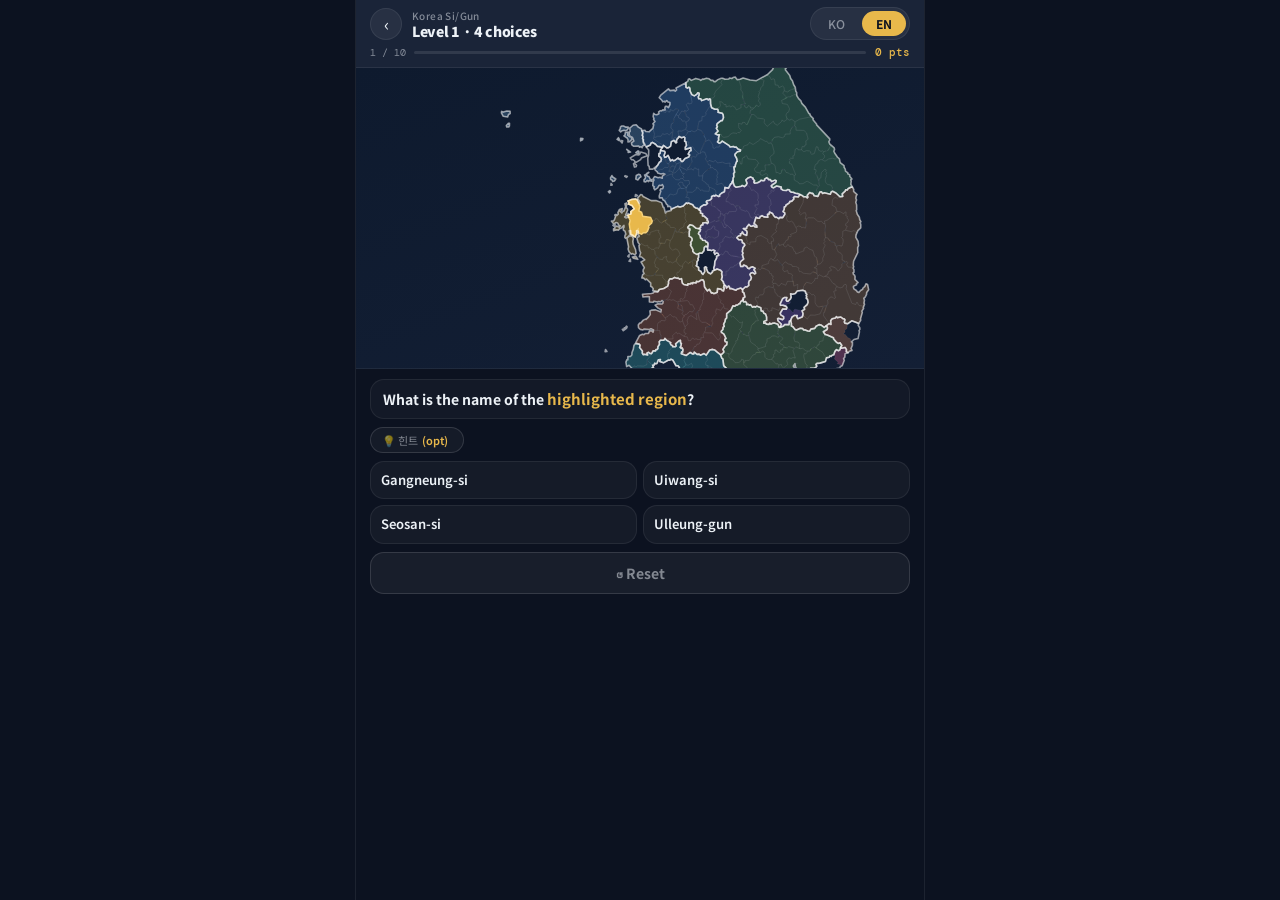
<file: quiz.html>
<!DOCTYPE html>
<html lang="ko">
<head>
<meta charset="UTF-8">
<!-- Google tag (gtag.js) -->
<script async src="https://www.googletagmanager.com/gtag/js?id=G-GHNJJFEVBD"></script>
<script>
  window.dataLayer = window.dataLayer || [];
  function gtag(){dataLayer.push(arguments);}
  gtag('js', new Date());
  gtag('config', 'G-GHNJJFEVBD');
</script>
<meta name="google-adsense-account" content="ca-pub-9931225061186683">
<meta name="viewport" content="width=device-width,initial-scale=1.0,maximum-scale=1.0">
<title>퀴즈 — 지도퀴즈</title>
<meta name="robots" content="noindex">
<meta name="theme-color" content="#E8B84B">
<link rel="manifest" href="/manifest.json">
<link rel="icon" href="/favicon.svg" type="image/svg+xml">
<link rel="apple-touch-icon" href="/img/apple-touch-icon.png">
<link rel="preconnect" href="https://fonts.googleapis.com">
<link rel="preconnect" href="https://fonts.gstatic.com" crossorigin>
<link rel="stylesheet" href="/css/style.css">
<script async src="https://pagead2.googlesyndication.com/pagead/js/adsbygoogle.js?client=ca-pub-9931225061186683" crossorigin="anonymous"></script>
</head>
<body>
<div class="quiz-page">

<!-- 헤더 -->
<header class="quiz-header">
  <div class="quiz-header__row1">
    <a href="/" class="back-btn">‹</a>
    <div class="quiz-header__info">
      <div class="quiz-header__map" id="hd-map">전국 시군</div>
      <div class="quiz-header__lv"  id="hd-lv">Level 1 · 4지선다</div>
    </div>
    <div class="lang-toggle">
      <button id="btn-ko" onclick="QE.switchLang('ko')">KO</button>
      <button id="btn-en" onclick="QE.switchLang('en')">EN</button>
    </div>
  </div>

  <!-- 진행 + 타이머 -->
  <div class="progress-area">
    <span class="progress-label" id="prog-label">1 / 104</span>
    <div class="progress-bar">
      <div class="progress-fill" id="prog-fill" style="width:0%"></div>
    </div>
    <span class="score-display" id="score-display">0점</span>
    <!-- 타이머 (Lv2) -->
    <div class="timer-wrap" id="timer-wrap">
      <svg width="46" height="46" viewBox="0 0 46 46">
        <circle class="timer-bg"  cx="23" cy="23" r="20"/>
        <circle class="timer-arc" cx="23" cy="23" r="20" id="timer-arc"
          style="stroke-dasharray:125.66;stroke-dashoffset:0;"/>
      </svg>
      <div class="timer-num" id="timer-num">15</div>
    </div>
  </div>
</header>

<!-- 지도 -->
<div class="map-wrap">
  <div id="map-container">
    <div id="map-skeleton" class="skeleton" style="position:absolute;inset:0;z-index:2;"></div>
  </div>
  <div class="map-tip" id="map-tip"></div>
</div>

<!-- 퀴즈 패널 -->
<div class="quiz-panel" id="quiz-panel">

  <!-- Level 3 안내 -->
  <div class="lv3-guide" id="lv3-guide">
    👆 지역 이름을 보고 지도에서 찾아 클릭하세요
  </div>

  <!-- 문제 -->
  <div class="question-text" id="question-text">
    강조된 지역의 이름은?
  </div>

  <!-- 힌트 (Lv1, Lv2) -->
  <div id="hint-area">
    <div class="hint-row">
      <button class="hint-btn" id="hint-btn" onclick="QE.showHint()">
        💡 힌트
        <span class="hint-cost" id="hint-cost">(선택)</span>
        <span class="hint-count" id="hint-count"></span>
      </button>
    </div>
    <div class="hint-box" id="hint-box"></div>
  </div>

  <!-- 선택지 -->
  <div class="choices" id="choices"></div>

  <!-- 피드백 -->
  <div class="feedback" id="feedback"></div>

  <!-- 네비 -->
  <div class="quiz-nav">
    <button class="btn btn-ghost" onclick="QE.restart()">↺</button>
    <button class="btn btn-primary" id="btn-next" onclick="QE.nextQ()" style="display:none;">
      다음 →
    </button>
  </div>

</div>
</div><!-- .quiz-page -->

<div class="toast" id="toast"></div>

<script src="/js/i18n.js"></script>
<script src="/js/engine.js"></script>
<script>
(async()=>{
  const p=new URLSearchParams(location.search);
  const lang=p.get('lang')||localStorage.getItem('qlang')||(navigator.language?.startsWith('ko')?'ko':'en');
  await I18n.init(lang);

  // 탭 레이블 언어 처리
  const isKo=lang==='ko';
  document.querySelectorAll('.level-tab').forEach(t=>{
    const lv=t.dataset.lv;
    const descs={ko:{1:'4지선다',2:'15초 제한',3:'지도 클릭'},en:{1:'4 choices',2:'15s limit',3:'click map'}};
    t.querySelector('span').textContent=isKo?descs.ko[lv]:descs.en[lv];
  });
  document.querySelector('.btn-ghost').textContent='↺ '+(isKo?'처음':'Reset');
  const lg=$=>document.getElementById($);
  if(!isKo){
    lg('lv3-guide').textContent='👆 Find the named region on the map';
    lg('question-text').textContent='What is the highlighted region?';
  }

  // 누적 카운트
  const plays=(parseInt(localStorage.getItem('total_plays')||'0'))+1;
  localStorage.setItem('total_plays',plays);

  await QE.init();
})();
</script>
</body>
</html>
</file>
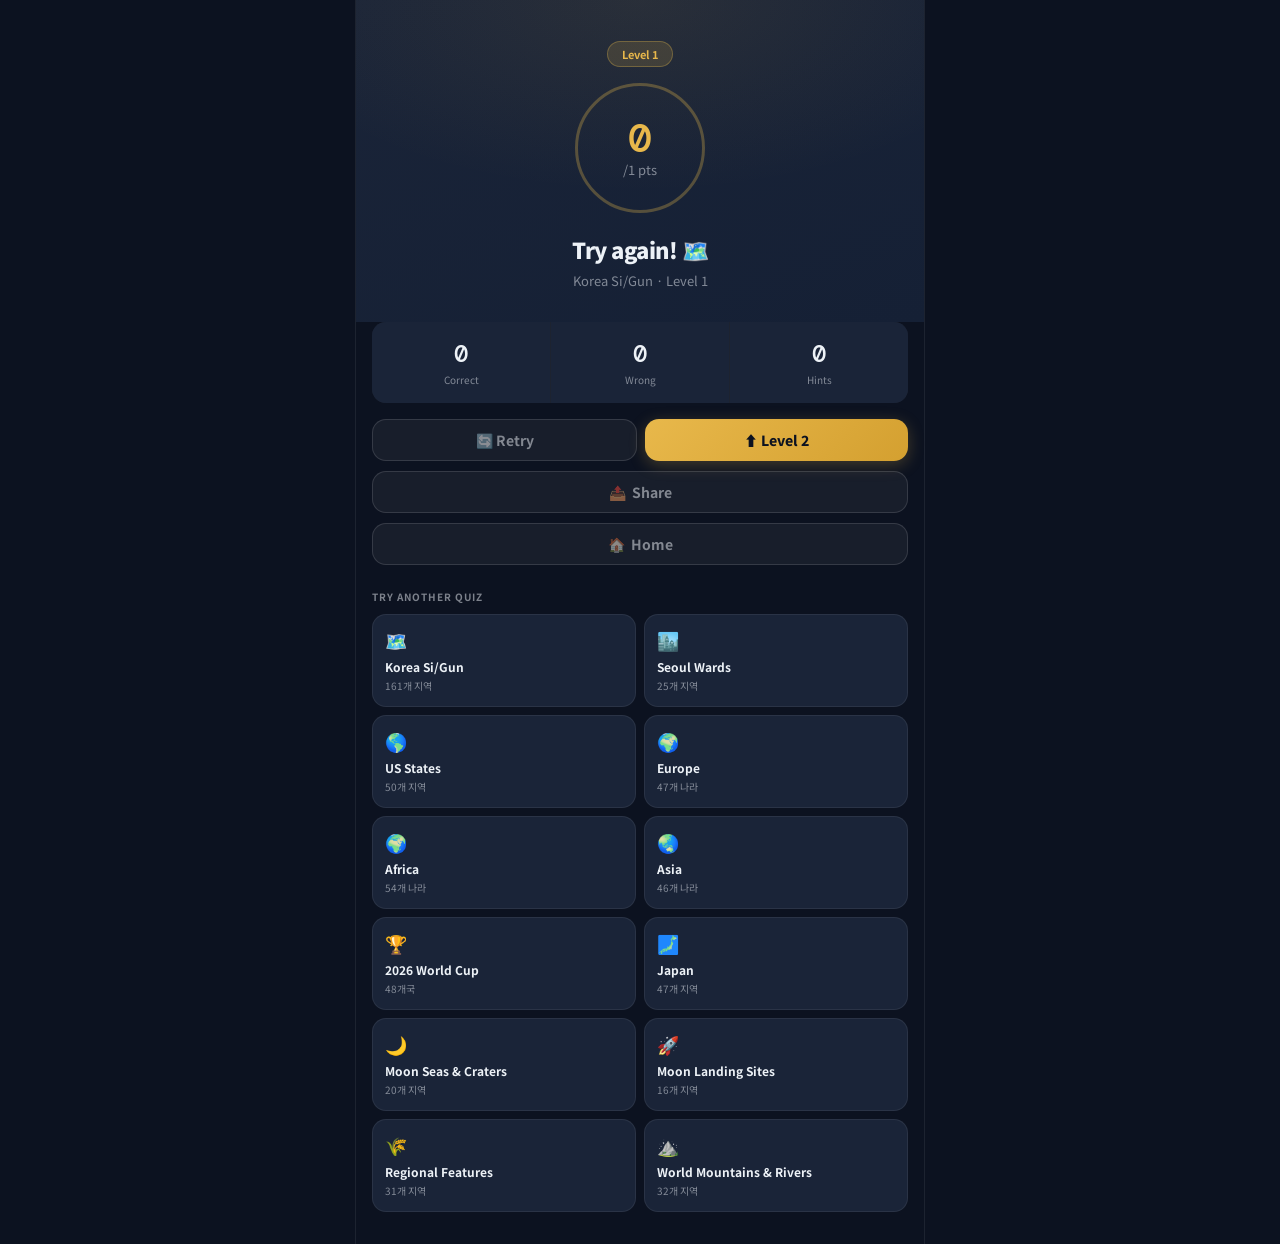
<file: result.html>
<!DOCTYPE html>
<html lang="ko">
<head>
<meta charset="UTF-8">
<!-- Google tag (gtag.js) -->
<script async src="https://www.googletagmanager.com/gtag/js?id=G-GHNJJFEVBD"></script>
<script>
  window.dataLayer = window.dataLayer || [];
  function gtag(){dataLayer.push(arguments);}
  gtag("js", new Date());
  gtag("config", "G-GHNJJFEVBD");
</script>
<meta name="google-adsense-account" content="ca-pub-9931225061186683">
<meta name="viewport" content="width=device-width,initial-scale=1.0">
<title>결과 — 지도퀴즈</title>
<meta name="robots" content="noindex">
<meta name="theme-color" content="#E8B84B">
<link rel="manifest" href="/manifest.json">
<link rel="icon" href="/favicon.svg" type="image/svg+xml">
<link rel="apple-touch-icon" href="/img/apple-touch-icon.png">
<link rel="preconnect" href="https://fonts.googleapis.com">
<link rel="preconnect" href="https://fonts.gstatic.com" crossorigin>
<link rel="stylesheet" href="/css/style.css">
<script async src="https://pagead2.googlesyndication.com/pagead/js/adsbygoogle.js?client=ca-pub-9931225061186683" crossorigin="anonymous"></script>
<style>
@property --pct { syntax:'<percentage>'; inherits:false; initial-value:0%; }
</style>
</head>
<body>
<div class="page result-page">

<div class="result-hero">
  <!-- 레벨 배지 -->
  <div style="margin-bottom:16px;">
    <span id="lv-badge" style="
      display:inline-flex;align-items:center;gap:5px;
      padding:4px 14px;border-radius:20px;font-size:11px;font-weight:700;
      background:rgba(232,184,75,.15);color:var(--gold);border:1px solid rgba(232,184,75,.3);
    ">Level 1</span>
  </div>
  <!-- 점수 링 -->
  <div class="result-ring" id="result-ring">
    <div class="result-score" id="res-score">0</div>
    <div class="result-total" id="res-total">/0점</div>
  </div>
  <div class="result-grade" id="res-grade">완료!</div>
  <div class="result-sub"   id="res-sub"></div>
</div>

<!-- 통계 -->
<div class="result-stats">
  <div class="rs-cell">
    <div class="rs-cell__num" id="st-correct">0</div>
    <div class="rs-cell__label" id="st-c-lbl">정답</div>
  </div>
  <div class="rs-cell">
    <div class="rs-cell__num" id="st-wrong">0</div>
    <div class="rs-cell__label" id="st-w-lbl">오답</div>
  </div>
  <div class="rs-cell">
    <div class="rs-cell__num" id="st-hint">0</div>
    <div class="rs-cell__label" id="st-h-lbl">힌트</div>
  </div>
</div>

<!-- 액션 -->
<div class="result-actions">
  <button class="btn btn-ghost" onclick="retry()" id="btn-retry">🔄 다시</button>
  <button class="btn btn-gold"  onclick="levelUp()" id="btn-lvup">⬆ 다음 레벨</button>
</div>
<div style="padding:0 16px 10px;">
  <button class="btn btn-ghost" style="width:100%;" onclick="doShare()" id="btn-share">
    📤 <span id="share-lbl">결과 공유</span>
  </button>
</div>
<div style="padding:0 16px 16px;">
  <a href="/" class="btn btn-ghost" style="width:100%;display:flex;justify-content:center;">
    🏠 <span id="home-lbl">홈으로</span>
  </a>
</div>

<!-- 다음 도전 -->
<div class="next-section">
  <div class="next-label" id="next-lbl">다른 퀴즈 도전하기</div>
  <div class="next-grid">
    <button class="next-card" onclick="go('korea-sigungoo')">
      <span class="next-card__icon">🗺️</span>
      <span class="next-card__name" id="nc-ks">전국 시군</span>
      <span class="next-card__sub">161개 지역</span>
    </button>
    <button class="next-card" onclick="go('korea-seoul')">
      <span class="next-card__icon">🏙️</span>
      <span class="next-card__name" id="nc-se">서울 구</span>
      <span class="next-card__sub">25개 지역</span>
    </button>
    <button class="next-card" onclick="go('us-states')">
      <span class="next-card__icon">🌎</span>
      <span class="next-card__name" id="nc-us">미국 주</span>
      <span class="next-card__sub">50개 지역</span>
    </button>
    <button class="next-card" onclick="go('europe')">
      <span class="next-card__icon">🌍</span>
      <span class="next-card__name" id="nc-eu">유럽 나라</span>
      <span class="next-card__sub">47개 나라</span>
    </button>
    <button class="next-card" onclick="go('africa')">
      <span class="next-card__icon">🌍</span>
      <span class="next-card__name" id="nc-af">아프리카</span>
      <span class="next-card__sub">54개 나라</span>
    </button>
    <button class="next-card" onclick="go('asia')">
      <span class="next-card__icon">🌏</span>
      <span class="next-card__name" id="nc-as">아시아 나라</span>
      <span class="next-card__sub">46개 나라</span>
    </button>
    <button class="next-card" onclick="go('worldcup2026')">
      <span class="next-card__icon">🏆</span>
      <span class="next-card__name" id="nc-wc">2026 월드컵</span>
      <span class="next-card__sub">48개국</span>
    </button>
    <button class="next-card" onclick="go('japan')">
      <span class="next-card__icon">🗾</span>
      <span class="next-card__name" id="nc-jp">일본 도도부현</span>
      <span class="next-card__sub">47개 지역</span>
    </button>
    <button class="next-card" onclick="go('moon')">
      <span class="next-card__icon">🌙</span>
      <span class="next-card__name" id="nc-mo">달의 바다·분화구</span>
      <span class="next-card__sub">20개 지역</span>
    </button>
    <button class="next-card" onclick="go('moon-landing')">
      <span class="next-card__icon">🚀</span>
      <span class="next-card__name" id="nc-ml">달 탐사 착륙지</span>
      <span class="next-card__sub">16개 지역</span>
    </button>
    <button class="next-card" onclick="go('korea-specialty')">
      <span class="next-card__icon">🌾</span>
      <span class="next-card__name" id="nc-sp">지역 특성</span>
      <span class="next-card__sub">31개 지역</span>
    </button>
    <button class="next-card" onclick="go('world-mountains-rivers')">
      <span class="next-card__icon">⛰️</span>
      <span class="next-card__name" id="nc-mr">세계 산맥·강</span>
      <span class="next-card__sub">32개 지역</span>
    </button>
  </div>
</div>

</div><!-- .page -->
<div class="toast" id="toast"></div>

<script>
function showToast(msg,ms=2200){const el=document.getElementById('toast');el.textContent=msg;el.classList.add('show');setTimeout(()=>el.classList.remove('show'),ms);}
</script>
<script src="/js/i18n.js"></script>
<script>
(async()=>{
  const p=new URLSearchParams(location.search);
  const lang=p.get('lang')||localStorage.getItem('qlang')||(navigator.language?.startsWith('ko')?'ko':'en');
  await I18n.init(lang);
  const isKo=lang==='ko';

  const mapId  = p.get('map')||'korea-sigungoo';
  const level  = parseInt(p.get('level')||'1');
  const score  = parseFloat(p.get('score')||'0');
  const total  = parseInt(p.get('total')||'1');
  const correct= parseInt(p.get('correct')||'0');
  const wrong  = parseInt(p.get('wrong')||'0');
  const hints  = parseInt(p.get('hints')||'0');
  const pct    = score/total;

  // 레벨 배지
  document.getElementById('lv-badge').textContent=`Level ${level}`;

  // 점수 링 애니메이션
  const ring=document.getElementById('result-ring');
  ring.style.setProperty('--pct',`${Math.round(pct*100)}%`);
  document.getElementById('res-score').textContent=score%1===0?score:score.toFixed(1);
  document.getElementById('res-total').textContent=`/${total}${isKo?'점':' pts'}`;

  // 지도명 + 등급
  const mapNames={
    'korea-sigungoo':isKo?'전국 시군':'Korea Si/Gun',
    'korea-seoul':isKo?'서울 구':'Seoul Wards',
    'us-states':isKo?'미국 주':'US States',
    'europe':isKo?'유럽 나라':'European Countries',
    'africa':isKo?'아프리카 나라':'African Countries',
    'worldcup2026':isKo?'2026 월드컵':'2026 World Cup',
    'korea-specialty':isKo?'한국 지역 특성':'Korean Regional Features',
    'japan':isKo?'일본 도도부현':'Japan Prefectures',
    'moon':isKo?'달의 바다·분화구':'Moon Seas & Craters',
    'moon-landing':isKo?'달 탐사 착륙지':'Moon Landing Sites',
    'world-mountains-rivers':isKo?'세계 산맥·강':'World Mountains & Rivers',
    'asia':isKo?'아시아 나라':'Asian Countries',
  };
  document.getElementById('res-sub').textContent=(mapNames[mapId]||mapId)+` · Level ${level}`;

  let grade='';
  if(pct>=.95)       grade=isKo?'완벽해요! 🏆':'Perfect! 🏆';
  else if(pct>=.8)   grade=isKo?'훌륭해요! 🎉':'Excellent! 🎉';
  else if(pct>=.6)   grade=isKo?'잘했어요! 👍':'Well done! 👍';
  else if(pct>=.4)   grade=isKo?'조금 더 연습을 💪':'Keep going! 💪';
  else               grade=isKo?'다시 도전해보세요 🗺️':'Try again! 🗺️';
  document.getElementById('res-grade').textContent=grade;

  // 통계
  document.getElementById('st-correct').textContent=correct;
  document.getElementById('st-wrong').textContent=wrong;
  document.getElementById('st-hint').textContent=hints;
  if(!isKo){
    document.getElementById('st-c-lbl').textContent='Correct';
    document.getElementById('st-w-lbl').textContent='Wrong';
    document.getElementById('st-h-lbl').textContent='Hints';
  }

  // 버튼
  if(!isKo){
    document.getElementById('btn-retry').textContent='🔄 Retry';
    document.getElementById('btn-lvup').textContent=`⬆ Level ${Math.min(level+1,3)}`;
    document.getElementById('share-lbl').textContent='Share';
    document.getElementById('home-lbl').textContent='Home';
    document.getElementById('next-lbl').textContent='Try Another Quiz';
    document.getElementById('nc-ks').textContent='Korea Si/Gun';
    document.getElementById('nc-se').textContent='Seoul Wards';
    document.getElementById('nc-us').textContent='US States';
    document.getElementById('nc-eu').textContent='Europe';
    document.getElementById('nc-af').textContent='Africa';
    document.getElementById('nc-wc').textContent='2026 World Cup';
    document.getElementById('nc-sp').textContent='Regional Features';
    document.getElementById('nc-as').textContent='Asia';
    document.getElementById('nc-jp').textContent='Japan';
    document.getElementById('nc-mo').textContent='Moon Seas & Craters';
    document.getElementById('nc-ml').textContent='Moon Landing Sites';
    document.getElementById('nc-mr').textContent='World Mountains & Rivers';
  }
  if(level>=3) document.getElementById('btn-lvup').style.display='none';

  // 함수들
  window.retry =()=>location.href=`/quiz?map=${mapId}&lang=${lang}&level=${level}`;
  window.levelUp=()=>location.href=`/quiz?map=${mapId}&lang=${lang}&level=${Math.min(level+1,3)}`;
  window.go    =(m)=>location.href=`/quiz?map=${m}&lang=${lang}&level=1`;
  window.doShare=async()=>{
    const mn=mapNames[mapId]||mapId;
    const txt=isKo
      ?`🗺️ 지도퀴즈 ${mn} Level${level}\n${score}/${total}점 (${Math.round(pct*100)}%)\nhttps://mapquiz.co.kr`
      :`🗺️ 지도퀴즈 ${mn} Level${level}\n${score}/${total} pts (${Math.round(pct*100)}%)\nhttps://mapquiz.co.kr`;
    if(navigator.share){try{await navigator.share({text:txt});return;}catch{}}
    try{await navigator.clipboard.writeText(txt);showToast(isKo?'📋 복사됐어요!':'📋 Copied!');}
    catch{showToast(isKo?'공유 실패':'Share failed');}
  };
})();
</script>
</body>
</html>
</file>
<file: css/style.css>
@import url('https://fonts.googleapis.com/css2?family=Noto+Sans+KR:wght@400;500;700;900&family=DM+Mono:wght@400;500&display=swap');

/* ── 토큰 ── */
:root {
  --ink:    #0C1220;
  --ink2:   #1A2438;
  --ink3:   #243044;
  --border: rgba(255,255,255,0.07);
  --border2:rgba(255,255,255,0.13);

  --paper:  #F5F2EB;
  --paper2: #EDE9DF;

  --gold:   #E8B84B;
  --gold2:  #F5D078;
  --teal:   #3ECFB2;
  --coral:  #FF6B6B;
  --sky:    #60B4FF;

  --text:   #EDF2F7;
  --muted:  rgba(237,242,247,0.5);
  --hint:   rgba(237,242,247,0.3);

  --r-sm: 8px;
  --r-md: 14px;
  --r-lg: 20px;
  --r-xl: 28px;

  --font: 'Noto Sans KR', sans-serif;
  --mono: 'DM Mono', monospace;
  --ease: cubic-bezier(0.22,1,0.36,1);
}

*,*::before,*::after{box-sizing:border-box;margin:0;padding:0;}
html{font-size:16px;-webkit-font-smoothing:antialiased;}
body{font-family:var(--font);background:var(--ink);color:var(--text);min-height:100dvh;overflow-x:hidden;}
a{color:inherit;text-decoration:none;}
button{font-family:inherit;cursor:pointer;border:none;background:none;}
input{font-family:inherit;}

/* ── 스크롤바 ── */
::-webkit-scrollbar{width:4px;}
::-webkit-scrollbar-track{background:var(--ink2);}
::-webkit-scrollbar-thumb{background:var(--border2);border-radius:2px;}

/* ── 애니메이션 ── */
@keyframes fadeUp   {from{opacity:0;transform:translateY(16px)}to{opacity:1;transform:translateY(0)}}
@keyframes fadeIn   {from{opacity:0}to{opacity:1}}
@keyframes scaleIn  {from{opacity:0;transform:scale(.88)}to{opacity:1;transform:scale(1)}}
@keyframes shimmer  {0%{background-position:200% 0}100%{background-position:-200% 0}}
@keyframes pulse    {0%,100%{filter:drop-shadow(0 0 4px rgba(232,184,75,.35))}50%{filter:drop-shadow(0 0 14px rgba(232,184,75,.7))}}
@keyframes timerPulse{0%,100%{transform:scale(1)}50%{transform:scale(1.1)}}
@keyframes ripple   {to{transform:scale(3);opacity:0}}
@keyframes slideDown{from{opacity:0;transform:translateY(-8px)}to{opacity:1;transform:translateY(0)}}
@keyframes bounce   {0%,100%{transform:translateY(0)}40%{transform:translateY(-6px)}70%{transform:translateY(-2px)}}

.fade-up  {animation:fadeUp  .38s var(--ease) both;}
.scale-in {animation:scaleIn .32s var(--ease) both;}

/* ── 스켈레톤 ── */
.skeleton{
  background:linear-gradient(90deg,var(--ink2) 25%,var(--ink3) 50%,var(--ink2) 75%);
  background-size:200% 100%;
  animation:shimmer 1.5s infinite;
  border-radius:var(--r-md);
}

/* ── 페이지 wrapper ── */
.page{max-width:520px;margin:0 auto;min-height:100dvh;display:flex;flex-direction:column;position:relative;}
/* 게임 화면만 더 넓게 (520 × 1.1 = 572px) */
.quiz-page{max-width:570px !important;}
.result-page{max-width:570px !important;}

/* ════════════════════════════
   HOME
════════════════════════════ */
.home-hero{
  padding:36px 20px 28px;
  background:linear-gradient(160deg,#0C1220 0%,#152035 50%,#0D2040 100%);
  position:relative;overflow:hidden;
}
.home-hero::before{
  content:'';position:absolute;inset:0;
  background:radial-gradient(ellipse 60% 50% at 80% 20%,rgba(62,207,178,.08),transparent);
  pointer-events:none;
}
.home-hero__eyebrow{
  font-size:10px;letter-spacing:.14em;text-transform:uppercase;
  color:var(--teal);font-weight:500;margin-bottom:8px;
}
.home-hero__title{
  font-size:30px;font-weight:900;letter-spacing:-1px;line-height:1.1;
  background:linear-gradient(135deg,#fff 30%,var(--gold2));
  -webkit-background-clip:text;-webkit-text-fill-color:transparent;background-clip:text;
  margin-bottom:8px;
}
.home-hero__sub{font-size:13px;color:var(--muted);line-height:1.5;}

.lang-row{display:flex;align-items:center;justify-content:space-between;margin-top:20px;}
.lang-toggle{display:flex;gap:3px;background:rgba(255,255,255,.06);border:1px solid var(--border);border-radius:20px;padding:3px;}
.lang-toggle button{
  padding:4px 14px;border-radius:16px;font-size:12px;font-weight:500;
  color:var(--muted);transition:all .2s;
}
.lang-toggle button.active{background:var(--gold);color:var(--ink);font-weight:700;}

/* 레벨·지도 선택 안내 레이블 */
.level-section-label{
  font-size:10px;font-weight:700;letter-spacing:.09em;text-transform:uppercase;
  color:var(--muted);padding:14px 20px 4px;
}

/* 레벨 카드 row */
.level-row{display:grid;grid-template-columns:repeat(3,1fr);gap:6px;padding:4px 20px 0;}
.level-card{
  background:var(--ink2);border:1px solid var(--border);border-radius:var(--r-md);
  padding:9px 8px;text-align:center;cursor:pointer;
  transition:all .22s var(--ease);text-decoration:none;color:inherit;
  position:relative;overflow:hidden;
}
.level-card:hover{border-color:var(--border2);transform:translateY(-2px);}
.level-card.hot{border-color:rgba(232,184,75,.2);}
.level-card.hot::after{
  content:'HOT';position:absolute;top:5px;right:5px;
  font-size:7px;font-weight:700;letter-spacing:.06em;
  background:var(--gold);color:var(--ink);
  padding:1px 4px;border-radius:3px;
}
/* 선택된 레벨 */
.level-card.selected{
  border-color:var(--gold)!important;
  background:rgba(232,184,75,.12);
  transform:translateY(-2px);
  box-shadow:0 4px 16px rgba(232,184,75,.2);
}
.level-card.selected .level-card__name{color:var(--gold);}
.level-card.selected .level-card__num{color:var(--gold2);}

.level-card__num{font-family:var(--mono);font-size:9px;color:var(--gold);letter-spacing:.05em;margin-bottom:3px;}
.level-card__icon{font-size:18px;margin-bottom:2px;display:block;}
.level-card__name{font-size:11px;font-weight:700;color:var(--text);}
.level-card__desc{display:none;}

/* 섹션 */
.home-section{padding:24px 20px 0;}
.home-section-label{
  font-size:10px;font-weight:700;letter-spacing:.1em;text-transform:uppercase;
  color:var(--muted);margin-bottom:12px;display:flex;align-items:center;gap:6px;
}
.home-section-label::after{content:'';flex:1;height:1px;background:var(--border);}

/* 지도 그리드 */
.map-grid{display:grid;grid-template-columns:1fr 1fr;gap:10px;}
.map-card{
  background:var(--ink2);border:1px solid var(--border);border-radius:var(--r-lg);
  padding:12px;cursor:pointer;transition:all .22s var(--ease);
  text-decoration:none;color:inherit;display:flex;flex-direction:column;gap:6px;
  justify-content:center;height:96px;
  position:relative;overflow:hidden;
}
.map-card::before{
  content:'';position:absolute;inset:0;opacity:0;
  background:linear-gradient(135deg,rgba(232,184,75,.06),transparent);
  transition:opacity .22s;
}
.map-card:hover{border-color:rgba(232,184,75,.3);transform:translateY(-3px);box-shadow:0 8px 32px rgba(0,0,0,.3);}
.map-card:hover::before{opacity:1;}
.map-card:active{transform:scale(.98);}
.map-card.disabled{opacity:.4;cursor:not-allowed;pointer-events:none;}
.map-card__icon{
  width:34px;height:34px;border-radius:10px;flex-shrink:0;
  display:flex;align-items:center;justify-content:center;font-size:18px;
  background:rgba(255,255,255,.06);
}
.map-card__name{font-size:12.5px;font-weight:700;color:var(--text);}
.map-card__meta{font-size:10.5px;color:var(--muted);}
.map-card__badge{
  position:absolute;top:10px;right:10px;
  display:inline-block;font-size:9px;font-weight:700;letter-spacing:.05em;
  padding:2px 7px;border-radius:6px;width:fit-content;
}
.badge-gold{background:rgba(232,184,75,.2);color:var(--gold);}
.badge-soon{background:rgba(255,255,255,.06);color:var(--hint);}
.badge-new {background:rgba(62,207,178,.2);color:var(--teal);}

/* 챌린지 배너 */
.challenge-banner{
  margin:16px 20px 0;
  background:linear-gradient(135deg,var(--ink3),#1a3050);
  border:1px solid rgba(62,207,178,.2);
  border-radius:var(--r-lg);padding:16px;
  display:flex;align-items:center;gap:14px;cursor:pointer;
  transition:all .22s var(--ease);text-decoration:none;color:inherit;
}
.challenge-banner:hover{border-color:rgba(62,207,178,.4);transform:translateY(-2px);}
.challenge-banner__icon{font-size:28px;flex-shrink:0;}
.challenge-banner__title{font-size:14px;font-weight:700;color:var(--text);}
.challenge-banner__sub{font-size:11px;color:var(--muted);margin-top:2px;}
.challenge-banner__arrow{margin-left:auto;color:var(--teal);font-size:18px;flex-shrink:0;}

/* 통계 바 */
.stats-row{
  display:grid;grid-template-columns:repeat(3,1fr);gap:1px;
  background:var(--border);border-radius:var(--r-md);overflow:hidden;
  margin:16px 20px 0;
}
.stat-cell{background:var(--ink2);padding:14px 8px;text-align:center;}
.stat-cell__num{font-family:var(--mono);font-size:20px;font-weight:500;color:var(--gold);}
.stat-cell__label{font-size:10px;color:var(--muted);margin-top:2px;}

/* ════════════════════════════
   QUIZ
════════════════════════════ */
.quiz-page{max-width:480px;margin:0 auto;min-height:100dvh;display:flex;flex-direction:column;}

/* 헤더 */
.quiz-header{
  background:var(--ink2);border-bottom:1px solid var(--border);
  padding:7px 14px 8px;position:sticky;top:0;z-index:20;
}
.quiz-header__row1{display:flex;align-items:center;gap:10px;margin-bottom:5px;}
.back-btn{
  width:32px;height:32px;border-radius:50%;
  background:rgba(255,255,255,.06);border:1px solid var(--border);
  display:flex;align-items:center;justify-content:center;
  color:var(--text);font-size:17px;transition:all .18s;flex-shrink:0;
}
.back-btn:hover{background:rgba(255,255,255,.12);}
.quiz-header__info{flex:1;min-width:0;}
.quiz-header__map{font-size:10px;color:var(--muted);font-weight:500;letter-spacing:.04em;}
.quiz-header__lv {font-size:14px;font-weight:900;color:var(--text);letter-spacing:-.3px;line-height:1.2;}

/* 진행바 */
.progress-area{display:flex;align-items:center;gap:8px;}
.progress-bar{flex:1;height:3px;background:rgba(255,255,255,.1);border-radius:2px;overflow:hidden;}
.progress-fill{height:100%;background:linear-gradient(90deg,var(--teal),var(--gold));border-radius:2px;transition:width .5s var(--ease);}
.progress-label{font-family:var(--mono);font-size:10px;color:var(--muted);white-space:nowrap;}
.score-display{font-family:var(--mono);font-size:11px;font-weight:500;color:var(--gold);white-space:nowrap;min-width:36px;text-align:right;}

/* ── 타이머 링 ── */
.timer-wrap{position:relative;width:38px;height:38px;flex-shrink:0;display:none;}
.timer-wrap.show{display:block;}
.timer-wrap svg{position:absolute;inset:0;transform:rotate(-90deg);}
.timer-bg{fill:none;stroke:rgba(255,255,255,.08);stroke-width:3;}
.timer-arc{fill:none;stroke:var(--teal);stroke-width:3;stroke-linecap:round;stroke-dasharray:125.66;transition:stroke-dashoffset .9s linear,stroke .3s;}
.timer-num{
  position:absolute;inset:0;display:flex;align-items:center;justify-content:center;
  font-family:var(--mono);font-size:12px;font-weight:500;color:var(--teal);
}
.timer-wrap.urgent .timer-arc{stroke:var(--coral);}
.timer-wrap.urgent .timer-num{color:var(--coral);animation:timerPulse .5s ease-in-out infinite;}

/* ── 지도 영역 ── */
.map-wrap{
  flex-shrink:0;position:relative;
  background:linear-gradient(160deg,#0e1a2e,#131f35);
  border-bottom:1px solid var(--border);
}
#map-container{
  width:100%;height:44vw;max-height:300px;min-height:200px;
  position:relative;overflow:hidden;
}
@media(max-width:480px){
  #map-container{height:clamp(220px,42vh,320px);}
}
#map-skeleton{position:absolute;inset:0;z-index:2;}
#map-container svg{width:100%;height:100%;display:block;opacity:0;transition:opacity .4s;}
/* viewBox animated via JS requestAnimationFrame */
#map-container svg.loaded{opacity:1;}
/* 지도 path */
#map-container path{
  fill:rgba(255,255,255,.04);stroke:rgba(255,255,255,.12);stroke-width:.5;
  transition:fill .25s,stroke .15s;vector-effect:non-scaling-stroke;
}
/* ── 도별 배경색 (data-grp = GeoJSON code prefix) ── */
#map-container path[data-grp="31"]{fill:rgba(74,144,217,.28);}   /* 경기도 */
#map-container path[data-grp="32"]{fill:rgba(87,168,107,.30);}   /* 강원도 */
#map-container path[data-grp="33"]{fill:rgba(157,120,212,.28);}  /* 충청북도 */
#map-container path[data-grp="34"]{fill:rgba(212,160,48,.28);}   /* 충청남도 */
#map-container path[data-grp="35"]{fill:rgba(217,110,58,.28);}   /* 전라북도 */
#map-container path[data-grp="36"]{fill:rgba(62,189,189,.28);}   /* 전라남도 */
#map-container path[data-grp="37"]{fill:rgba(176,120,64,.30);}   /* 경상북도 */
#map-container path[data-grp="38"]{fill:rgba(123,176,80,.28);}   /* 경상남도 */
#map-container path[data-grp="39"]{fill:rgba(96,180,255,.32);}   /* 제주도 */
#map-container path[data-grp="21"]{fill:rgba(224,96,144,.30);}   /* 부산 군 */
#map-container path[data-grp="22"]{fill:rgba(144,96,200,.30);}   /* 대구 군 */
#map-container path[data-grp="23"]{fill:rgba(112,168,216,.28);}  /* 인천 군 */
#map-container path[data-grp="26"]{fill:rgba(216,128,80,.30);}   /* 울산 군 */
#map-container path[data-grp="29"]{fill:rgba(168,200,56,.30);}   /* 세종 */
/* ── 도 경계선 오버레이 ── */
#prov-borders path{
  fill:none;stroke:rgba(255,255,255,.55);stroke-width:1.6;
  stroke-linejoin:round;vector-effect:non-scaling-stroke;pointer-events:none;
}
#map-container path.active{
  fill:var(--gold);stroke:var(--gold2);stroke-width:1.5;
  animation:pulse 2s ease-in-out infinite;
}
#map-container path.correct{fill:#3ECFB2;stroke:#2BA890;stroke-width:1.2;animation:none;filter:none;}
#map-container path.wrong  {fill:var(--coral);stroke:#cc4444;stroke-width:1.2;animation:none;filter:none;}
#map-container path.solved {fill:rgba(62,207,178,.2);stroke:rgba(62,207,178,.3);animation:none;filter:none;}
#map-container path[data-grp="SITE"].solved{stroke-width:2.5;filter:drop-shadow(0 0 4px rgba(62,207,178,.7));}
/* 세계 지도 path — 기본 fill (상태 클래스·data-grp 없는 path만) */
#map-container svg:not([viewBox="0 0 680 800"]) path:not(.active):not(.correct):not(.wrong):not(.solved):not([data-grp]){fill:rgba(255,255,255,.07);}

/* ── 서울 구 ── */
#map-container path[data-grp="서울"]{fill:rgba(224,96,144,.25);}

/* ── 미국 Census 권역 ── */
/* (아래 :not() 가드: 이 규칙들이 .active/.correct/.wrong보다 파일상 뒤에 있어서
   가드가 없으면 동일 우선순위 규칙 중 나중 규칙이 이겨 정답 강조색을 덮어버림) */
#map-container path[data-grp="US-NE"]:not(.active):not(.correct):not(.wrong):not(.solved){fill:rgba(74,144,217,.26);}   /* 북동부 */
#map-container path[data-grp="US-MW"]:not(.active):not(.correct):not(.wrong):not(.solved){fill:rgba(87,168,107,.28);}   /* 중서부 */
#map-container path[data-grp="US-SO"]:not(.active):not(.correct):not(.wrong):not(.solved){fill:rgba(212,160,48,.26);}   /* 남부   */
#map-container path[data-grp="US-WE"]:not(.active):not(.correct):not(.wrong):not(.solved){fill:rgba(157,120,212,.26);}  /* 서부   */

/* ── 유럽 소권역 ── */
#map-container path[data-grp="EU-N"]:not(.active):not(.correct):not(.wrong):not(.solved){fill:rgba(74,144,217,.24);}    /* 북유럽 */
#map-container path[data-grp="EU-W"]:not(.active):not(.correct):not(.wrong):not(.solved){fill:rgba(62,189,189,.24);}    /* 서유럽 */
#map-container path[data-grp="EU-S"]:not(.active):not(.correct):not(.wrong):not(.solved){fill:rgba(212,160,48,.24);}    /* 남유럽 */
#map-container path[data-grp="EU-E"]:not(.active):not(.correct):not(.wrong):not(.solved){fill:rgba(157,120,212,.24);}   /* 동유럽 */

/* ── 아프리카 소권역 ── */
#map-container path[data-grp="AF-N"]:not(.active):not(.correct):not(.wrong):not(.solved){fill:rgba(212,160,48,.24);}    /* 북아프리카 */
#map-container path[data-grp="AF-W"]:not(.active):not(.correct):not(.wrong):not(.solved){fill:rgba(87,168,107,.24);}    /* 서아프리카 */
#map-container path[data-grp="AF-C"]:not(.active):not(.correct):not(.wrong):not(.solved){fill:rgba(217,110,58,.24);}    /* 중앙아프리카 */
#map-container path[data-grp="AF-E"]:not(.active):not(.correct):not(.wrong):not(.solved){fill:rgba(74,144,217,.24);}    /* 동아프리카 */
#map-container path[data-grp="AF-S"]:not(.active):not(.correct):not(.wrong):not(.solved){fill:rgba(157,120,212,.24);}   /* 남아프리카 */

/* ── 달 지도(실사 배경) ── */
/* Level 1·2(객관식): 평소엔 아주 옅게 전체 윤곽만, 정답은 .active로 강조 */
#map-container path[data-grp="MARE"]:not(.active):not(.correct):not(.wrong):not(.solved){fill:rgba(74,144,217,.03);stroke:rgba(140,190,255,.28);stroke-width:1;transition:fill .15s,stroke .15s;}
#map-container path[data-grp="CRATER"]:not(.active):not(.correct):not(.wrong):not(.solved){fill:rgba(232,184,75,.04);stroke:rgba(255,214,120,.32);stroke-width:1;transition:fill .15s,stroke .15s;}
#map-container path[data-grp="SITE"]:not(.active):not(.correct):not(.wrong):not(.solved){fill:rgba(224,96,144,.10);stroke:rgba(255,150,190,.5);stroke-width:1;transition:fill .15s,stroke .15s;}
/* Level 3(지도 클릭): 터치 환경엔 hover가 없으므로 좀 더 또렷한 경계선을 표시 */
body.lv3 #map-container path[data-grp="MARE"]:not(.active):not(.correct):not(.wrong):not(.solved){fill:rgba(74,144,217,.06);stroke:rgba(140,190,255,.5);}
body.lv3 #map-container path[data-grp="CRATER"]:not(.active):not(.correct):not(.wrong):not(.solved){fill:rgba(232,184,75,.08);stroke:rgba(255,214,120,.6);}
body.lv3 #map-container path[data-grp="SITE"]:not(.active):not(.correct):not(.wrong):not(.solved){fill:rgba(224,96,144,.18);stroke:rgba(255,150,190,.75);}
body.lv3 #map-container path[data-grp="MARE"]:not(.active):not(.correct):not(.wrong):not(.solved):hover{fill:rgba(74,144,217,.22);stroke:rgba(140,190,255,.8);}
body.lv3 #map-container path[data-grp="CRATER"]:not(.active):not(.correct):not(.wrong):not(.solved):hover{fill:rgba(232,184,75,.24);stroke:rgba(255,214,120,.85);}
body.lv3 #map-container path[data-grp="SITE"]:not(.active):not(.correct):not(.wrong):not(.solved):hover{fill:rgba(224,96,144,.35);stroke:rgba(255,150,190,.95);}
/* 정답/오답 강조도 사진이 비치도록 반투명(다른 지도는 불투명 벡터라 상관없지만 달은 실사라 가려짐) */
#map-container path[data-grp="MARE"].active,
#map-container path[data-grp="CRATER"].active{fill:rgba(232,184,75,.32)!important;stroke:var(--gold2);stroke-width:1.5;}
#map-container path[data-grp="MARE"].correct,
#map-container path[data-grp="CRATER"].correct{fill:rgba(62,207,178,.32)!important;stroke:#2BA890;}
#map-container path[data-grp="MARE"].wrong,
#map-container path[data-grp="CRATER"].wrong{fill:rgba(255,107,107,.32)!important;stroke:#cc4444;}
/* SITE(착륙지)는 아이콘이 클릭영역 위를 덮어버려 fill 강조가 거의 안 보이므로,
   두꺼운 테두리 + 발광 효과로 아이콘 바깥쪽에서도 뚜렷하게 강조되도록 함 */
#map-container path[data-grp="SITE"].active{
  fill:rgba(232,184,75,.45)!important;stroke:var(--gold2);stroke-width:4;
  filter:drop-shadow(0 0 5px var(--gold2)) drop-shadow(0 0 9px rgba(232,184,75,.9));
}
#map-container path[data-grp="SITE"].correct{
  fill:rgba(62,207,178,.45)!important;stroke:#2BA890;stroke-width:4;
  filter:drop-shadow(0 0 5px #2BA890) drop-shadow(0 0 9px rgba(62,207,178,.9));
}
#map-container path[data-grp="SITE"].wrong{
  fill:rgba(255,107,107,.45)!important;stroke:#cc4444;stroke-width:4;
  filter:drop-shadow(0 0 5px #cc4444) drop-shadow(0 0 9px rgba(255,107,107,.9));
}

/* ── 세계 산맥·강 ── */
/* 기본 상태에선 히트 영역을 거의 투명하게 둬서 위에 그려진 얇은 시각적
   능선/리본만 보이게 하고, 클릭 판정 영역 자체는 넉넉하게 유지 */
#map-container path[data-grp="MOUNTAIN"]:not(.active):not(.correct):not(.wrong):not(.solved){fill:rgba(232,184,75,.1);stroke:none;}
#map-container path[data-grp="RIVER"]:not(.active):not(.correct):not(.wrong):not(.solved){fill:rgba(62,207,178,.1);stroke:none;}
body.lv3 #map-container path[data-grp="MOUNTAIN"]:not(.active):not(.correct):not(.wrong):not(.solved):hover{fill:rgba(232,184,75,.35);}
body.lv3 #map-container path[data-grp="RIVER"]:not(.active):not(.correct):not(.wrong):not(.solved):hover{fill:rgba(62,207,178,.32);}

/* ── 일본 8개 지방(地方) ── */
/* :not() 가드: 이 규칙들이 .active/.correct/.wrong보다 파일상 뒤에 있어서
   가드가 없으면 동일 우선순위 규칙 중 나중 규칙이 이겨 정답 강조색을 덮어버림 */
#map-container path[data-grp="HOKKAIDO"]:not(.active):not(.correct):not(.wrong):not(.solved){fill:rgba(74,144,217,.30);}  /* 홋카이도 */
#map-container path[data-grp="TOHOKU"]:not(.active):not(.correct):not(.wrong):not(.solved)  {fill:rgba(87,168,107,.28);}  /* 도호쿠 */
#map-container path[data-grp="KANTO"]:not(.active):not(.correct):not(.wrong):not(.solved)   {fill:rgba(157,120,212,.28);} /* 간토 */
#map-container path[data-grp="CHUBU"]:not(.active):not(.correct):not(.wrong):not(.solved)   {fill:rgba(212,160,48,.28);}  /* 주부 */
#map-container path[data-grp="KINKI"]:not(.active):not(.correct):not(.wrong):not(.solved)   {fill:rgba(217,110,58,.28);}  /* 긴키(간사이) */
#map-container path[data-grp="CHUGOKU"]:not(.active):not(.correct):not(.wrong):not(.solved) {fill:rgba(62,189,189,.28);}  /* 주고쿠 */
#map-container path[data-grp="SHIKOKU"]:not(.active):not(.correct):not(.wrong):not(.solved) {fill:rgba(224,96,144,.28);}  /* 시코쿠 */
#map-container path[data-grp="KYUSHU"]:not(.active):not(.correct):not(.wrong):not(.solved)  {fill:rgba(176,120,64,.30);}  /* 규슈·오키나와 */

/* ── 월드컵 지도 ── */
/* 배경 국가 (비출전국) */
#map-container #bg-countries path{
  fill:rgba(255,255,255,.03);stroke:rgba(255,255,255,.07);stroke-width:.4;
}
/* 대륙별 출전국 색상 (마찬가지로 :not() 가드 필요) */
#map-container path[data-grp="UEFA"]:not(.active):not(.correct):not(.wrong):not(.solved)    {fill:rgba(96,180,255,.22);}   /* 유럽 */
#map-container path[data-grp="CONMEBOL"]:not(.active):not(.correct):not(.wrong):not(.solved){fill:rgba(62,189,189,.24);}   /* 남미 */
#map-container path[data-grp="CONCACAF"]:not(.active):not(.correct):not(.wrong):not(.solved){fill:rgba(123,176,80,.24);}   /* 북중미 */
#map-container path[data-grp="CAF"]:not(.active):not(.correct):not(.wrong):not(.solved)     {fill:rgba(217,110,58,.24);}   /* 아프리카 */
#map-container path[data-grp="AFC"]:not(.active):not(.correct):not(.wrong):not(.solved)     {fill:rgba(212,160,48,.26);}   /* 아시아 */
#map-container path[data-grp="OFC"]:not(.active):not(.correct):not(.wrong):not(.solved)     {fill:rgba(157,120,212,.24);}  /* 오세아니아 */

/* Level3 */
body.lv3 #map-container path{cursor:crosshair;}
body.lv3 #map-container path:hover{fill:rgba(232,184,75,.18);stroke:var(--gold);}
/* 툴팁 */
.map-tip{
  position:absolute;background:var(--ink);border:1px solid var(--border2);
  color:var(--text);font-size:12px;font-weight:500;
  padding:4px 10px;border-radius:var(--r-sm);pointer-events:none;
  z-index:10;white-space:nowrap;opacity:0;transition:opacity .15s;
  transform:translate(-50%,-110%);
}
.map-tip.show{opacity:1;}

/* ── 퀴즈 패널 ── */
.quiz-panel{flex:1;padding:10px 14px 8px;display:flex;flex-direction:column;gap:8px;}
.question-text{
  font-size:14px;font-weight:700;color:var(--text);line-height:1.4;
  padding:8px 12px;background:rgba(255,255,255,.03);
  border:1px solid var(--border);border-radius:var(--r-md);
}
.question-text strong{color:var(--gold);font-size:15px;}

/* 힌트 */
.hint-row{display:flex;align-items:center;gap:8px;}
.hint-btn{
  display:inline-flex;align-items:center;gap:4px;
  padding:4px 11px;border-radius:20px;
  border:1px solid var(--border2);background:rgba(255,255,255,.04);
  font-size:11px;color:var(--muted);transition:all .18s;
}
.hint-btn:hover:not(:disabled){
  border-color:rgba(232,184,75,.4);color:var(--gold);background:rgba(232,184,75,.06);
}
.hint-btn:disabled{opacity:.35;cursor:not-allowed;}
.hint-cost{color:var(--gold);font-weight:600;}
.hint-count{color:var(--hint);font-size:10px;}
.hint-box{
  background:rgba(232,184,75,.07);border:1px solid rgba(232,184,75,.2);
  border-radius:var(--r-md);padding:7px 12px;font-size:12px;color:var(--gold2);
  display:none;animation:slideDown .2s var(--ease);line-height:1.5;
}
.hint-box.show{display:block;}

/* Level3 안내 */
.lv3-guide{
  background:rgba(62,207,178,.06);border:1px solid rgba(62,207,178,.2);
  border-radius:var(--r-md);padding:7px 12px;
  font-size:12px;color:var(--teal);font-weight:500;text-align:center;
  display:none;
}
.lv3-guide.show{display:block;}

/* 선택지 */
.choices{display:grid;grid-template-columns:1fr 1fr;gap:6px;}
.choice{
  padding:10px 10px;border-radius:var(--r-md);text-align:left;
  border:1px solid var(--border);background:rgba(255,255,255,.04);
  font-size:13px;font-weight:600;color:var(--text);
  transition:all .18s var(--ease);position:relative;overflow:hidden;
  line-height:1.3;
}
.choice::after{
  content:'';position:absolute;inset:0;background:var(--gold);
  transform:scale(0);border-radius:50%;opacity:0;
  transition:transform .5s,opacity .5s;
}
.choice:hover:not(:disabled){
  border-color:rgba(232,184,75,.3);background:rgba(232,184,75,.07);
  color:var(--gold2);transform:translateY(-1px);
}
.choice:active:not(:disabled){transform:scale(.97);}
.choice.correct{border-color:var(--teal)!important;background:rgba(62,207,178,.12)!important;color:var(--teal)!important;}
.choice.wrong  {border-color:var(--coral)!important;background:rgba(255,107,107,.1)!important;color:var(--coral)!important;}
.choice:disabled{cursor:not-allowed;}

/* 8지선다 레이아웃 */
.choices[data-count="8"] .choice{
  font-size:11px;padding:7px 4px;text-align:center;line-height:1.3;word-break:keep-all;
}

/* 피드백 */
.feedback{
  border-radius:var(--r-md);padding:8px 14px;font-size:13px;font-weight:700;
  text-align:center;display:none;animation:scaleIn .25s var(--ease);
}
.feedback.show{display:block;}
.feedback.correct{background:rgba(62,207,178,.12);border:1px solid rgba(62,207,178,.3);color:var(--teal);}
.feedback.wrong  {background:rgba(255,107,107,.1);border:1px solid rgba(255,107,107,.25);color:var(--coral);}

/* 네비 버튼 */
.quiz-nav{display:flex;gap:8px;padding-bottom:0;}
.btn{
  display:inline-flex;align-items:center;justify-content:center;gap:6px;
  padding:10px 16px;border-radius:var(--r-md);font-size:14px;font-weight:700;
  transition:all .18s var(--ease);white-space:nowrap;
}
.btn:active{transform:scale(.97);}
.btn-ghost{
  background:rgba(255,255,255,.05);border:1px solid var(--border2);color:var(--muted);flex:1;
}
.btn-ghost:hover{background:rgba(255,255,255,.1);color:var(--text);}
.btn-primary{
  background:linear-gradient(135deg,var(--teal),#2ba890);color:var(--ink);flex:2;
  box-shadow:0 4px 16px rgba(62,207,178,.25);font-weight:800;
}
.btn-primary:hover{box-shadow:0 6px 24px rgba(62,207,178,.4);transform:translateY(-1px);}
.btn-gold{
  background:linear-gradient(135deg,var(--gold),#d4a030);color:var(--ink);
  box-shadow:0 4px 16px rgba(232,184,75,.25);font-weight:800;
}
.btn-gold:hover{box-shadow:0 6px 24px rgba(232,184,75,.4);transform:translateY(-1px);}

/* ════════════════════════════
   RESULT
════════════════════════════ */
.result-hero{
  background:linear-gradient(160deg,var(--ink2),#152035);
  padding:40px 24px 32px;text-align:center;position:relative;overflow:hidden;
}
.result-hero::before{
  content:'';position:absolute;inset:0;
  background:radial-gradient(ellipse 70% 60% at 50% 0%,rgba(232,184,75,.08),transparent);
  pointer-events:none;
}
.result-ring{
  width:130px;height:130px;border-radius:50%;margin:0 auto 20px;
  border:3px solid rgba(232,184,75,.3);
  display:flex;flex-direction:column;align-items:center;justify-content:center;
  position:relative;
}
.result-ring::before{
  content:'';position:absolute;inset:-1px;border-radius:50%;
  background:conic-gradient(var(--gold) var(--pct,0%),transparent 0%);
  mask:radial-gradient(circle at center,transparent 58px,black 59px);
  -webkit-mask:radial-gradient(circle at center,transparent 58px,black 59px);
  transition:--pct 1s var(--ease);
}
.result-score{font-family:var(--mono);font-size:40px;font-weight:500;color:var(--gold);line-height:1;animation:bounce .6s .3s var(--ease) both;}
.result-total{font-size:13px;color:var(--muted);margin-top:2px;}
.result-grade{font-size:22px;font-weight:900;letter-spacing:-.5px;margin-bottom:6px;}
.result-sub  {font-size:13px;color:var(--muted);}

.result-stats{
  display:grid;grid-template-columns:repeat(3,1fr);gap:1px;
  background:var(--border);margin:0 16px 16px;border-radius:var(--r-md);overflow:hidden;
}
.rs-cell{background:var(--ink2);padding:16px 8px;text-align:center;}
.rs-cell__num  {font-family:var(--mono);font-size:24px;font-weight:500;color:var(--text);}
.rs-cell__label{font-size:10px;color:var(--muted);margin-top:3px;}

.result-actions{display:flex;gap:8px;padding:0 16px 10px;}
.result-actions .btn{flex:1;}

/* 다음 도전 */
.next-section{padding:8px 16px 32px;}
.next-label{font-size:10px;font-weight:700;letter-spacing:.1em;text-transform:uppercase;color:var(--muted);margin-bottom:10px;}
.next-grid{display:grid;grid-template-columns:1fr 1fr;gap:8px;}
.next-card{
  background:var(--ink2);border:1px solid var(--border);border-radius:var(--r-md);
  padding:12px;cursor:pointer;transition:all .18s var(--ease);text-align:left;color:inherit;
}
.next-card:hover{border-color:var(--border2);transform:translateY(-2px);}
.next-card:disabled{opacity:.4;cursor:not-allowed;}
.next-card__icon{font-size:18px;display:block;margin-bottom:5px;}
.next-card__name{font-size:12px;font-weight:700;color:var(--text);display:block;}
.next-card__sub {font-size:10px;color:var(--muted);}

/* ── 토스트 ── */
.toast{
  position:fixed;bottom:28px;left:50%;
  transform:translateX(-50%) translateY(60px);
  background:var(--ink3);border:1px solid var(--border2);
  color:var(--text);padding:10px 20px;border-radius:var(--r-md);
  font-size:13px;font-weight:500;z-index:999;
  opacity:0;transition:transform .3s var(--ease),opacity .3s;
  pointer-events:none;white-space:nowrap;
}
.toast.show{transform:translateX(-50%) translateY(0);opacity:1;}

/* ════════════════════════════
   CONTENT PAGES (about, privacy)
════════════════════════════ */
.content-nav{
  display:flex;align-items:center;gap:12px;
  padding:12px 16px;background:var(--ink2);
  border-bottom:1px solid var(--border);
  position:sticky;top:0;z-index:20;
}
.content-nav__back{
  font-size:13px;color:var(--teal);font-weight:600;
  text-decoration:none;flex-shrink:0;
}
.content-nav__back:hover{opacity:.8;}
.content-nav__title{font-size:13px;color:var(--muted);font-weight:500;}

.content-wrap{padding:24px 20px 8px;flex:1;}

.content-h1{
  font-size:22px;font-weight:900;color:var(--text);
  letter-spacing:-.5px;margin-bottom:6px;margin-top:8px;
  padding-bottom:10px;border-bottom:1px solid var(--border);
}
.content-h1:not(:first-child){margin-top:32px;}
.content-meta{font-size:11px;color:var(--hint);margin-bottom:20px;}

.content-h2{
  font-size:15px;font-weight:700;color:var(--gold);
  margin-top:22px;margin-bottom:8px;
}
.content-p{
  font-size:13px;color:rgba(237,242,247,.78);
  line-height:1.75;margin-bottom:10px;
}
.content-p strong{color:var(--text);}
.content-list{
  padding-left:18px;margin-bottom:12px;
}
.content-list li{
  font-size:13px;color:rgba(237,242,247,.78);
  line-height:1.75;margin-bottom:4px;
}
.content-list li strong{color:var(--text);}
.content-link{color:var(--teal);text-decoration:underline;text-underline-offset:3px;}
.content-link:hover{color:var(--gold);}
.content-divider{
  height:1px;background:var(--border);margin:28px 0;
}

.content-footer{
  text-align:center;padding:20px 16px 28px;
  font-size:11px;color:var(--hint);
  border-top:1px solid var(--border);
  display:flex;flex-wrap:wrap;align-items:center;
  justify-content:center;gap:6px;flex-direction:column;
}
.content-footer a{color:var(--teal);}
.content-footer a:hover{color:var(--gold);}

/* ── 반응형 ── */
@media(max-width:360px){
  :root{font-size:15px;}
  .home-hero__title{font-size:26px;}
}
@media(min-width:480px){
  .page,.quiz-page{border-left:1px solid var(--border);border-right:1px solid var(--border);}
}
</file>
